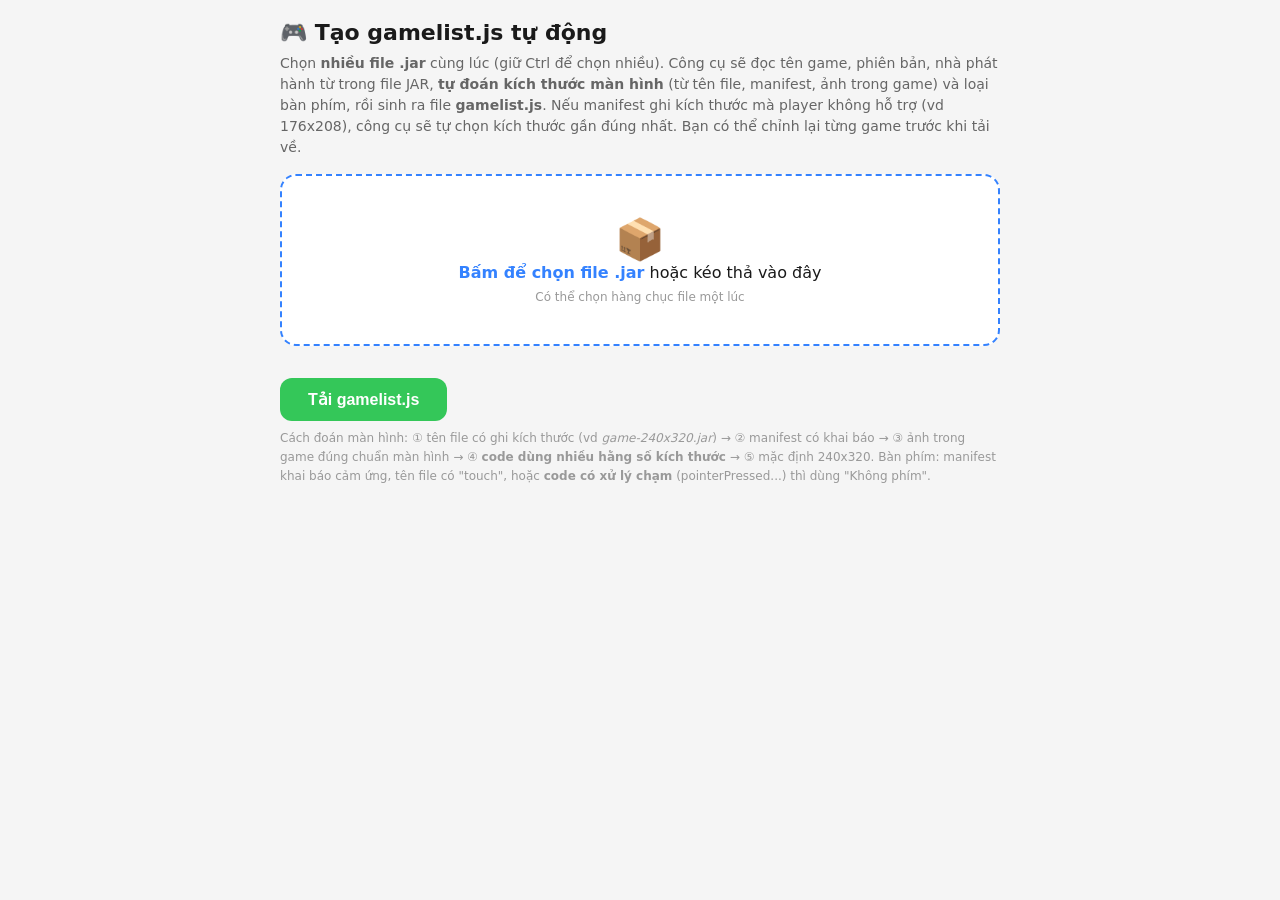
<file: tools/index.html>
<!DOCTYPE html>
<html lang="vi">
<head>
<meta charset="utf-8">
<meta name="viewport" content="width=device-width,initial-scale=1">
<title>Tạo gamelist.js tự động (tự đoán màn hình)</title>
<style>
*{box-sizing:border-box;margin:0;padding:0}
body{font-family:system-ui,-apple-system,"Segoe UI",Roboto,Arial,sans-serif;background:#f5f5f5;color:#1a1a1a;padding:20px;max-width:760px;margin:0 auto}
h1{font-size:22px;margin-bottom:8px}
p{color:#666;font-size:14px;margin-bottom:16px;line-height:1.5}
.drop{border:2px dashed #3482ff;border-radius:16px;background:#fff;padding:40px 20px;text-align:center;cursor:pointer;transition:background .2s}
.drop:hover,.drop.over{background:#eef4ff}
.drop b{color:#3482ff}
#fileInput{display:none}
.btn{display:inline-block;margin-top:16px;padding:12px 28px;border:0;border-radius:12px;background:#3482ff;color:#fff;font-size:16px;font-weight:600;cursor:pointer}
.btn:disabled{background:#ccc;cursor:default}
.btn.dl{background:#34c759}
.btn.small{padding:8px 14px;font-size:13px;margin:4px 4px 4px 0}
#list{margin-top:16px}
.game{background:#fff;border-radius:12px;padding:12px 14px;margin-bottom:8px}
.game .top{display:flex;align-items:center;gap:12px}
.game img{width:40px;height:40px;border-radius:8px;object-fit:cover;background:#eee;flex-shrink:0}
.game .n{font-weight:600;font-size:14px}
.game .m{color:#999;font-size:12px}
.game .cfg{display:flex;gap:12px;flex-wrap:wrap;margin-top:10px;padding-top:10px;border-top:1px solid #f0f0f0}
.game .cfg label{font-size:13px;color:#555;display:flex;align-items:center;gap:6px}
.game .cfg select{padding:6px 8px;border-radius:8px;border:1px solid #ddd;font-size:13px;background:#fff}
.detect{font-size:12px;color:#888;margin-top:4px}
.detect b{color:#3482ff}
#status{margin-top:12px;font-size:14px;color:#666}
#globalBar{background:#fff;border-radius:12px;padding:12px 14px;margin-top:12px;display:none;flex-wrap:wrap;gap:8px;align-items:center}
#globalBar label{font-size:13px;color:#555;display:flex;align-items:center;gap:6px}
#globalBar select{padding:6px 8px;border-radius:8px;border:1px solid #ddd;font-size:13px}
textarea{width:100%;height:120px;margin-top:12px;border-radius:8px;border:1px solid #ddd;padding:8px;font-size:12px;display:none}
.hint{font-size:12px;color:#999;margin-top:8px;line-height:1.6}
</style>
</head>
<body>
<h1>🎮 Tạo gamelist.js tự động</h1>
<p>Chọn <b>nhiều file .jar</b> cùng lúc (giữ Ctrl để chọn nhiều). Công cụ sẽ đọc tên game,
phiên bản, nhà phát hành từ trong file JAR, <b>tự đoán kích thước màn hình</b> (từ tên file,
manifest, ảnh trong game) và loại bàn phím, rồi sinh ra file <b>gamelist.js</b>.
Nếu manifest ghi kích thước mà player không hỗ trợ (vd 176x208), công cụ sẽ tự chọn
kích thước gần đúng nhất. Bạn có thể chỉnh lại từng game trước khi tải về.</p>

<div class="drop" id="drop">
  <div style="font-size:40px">📦</div>
  <div><b>Bấm để chọn file .jar</b> hoặc kéo thả vào đây</div>
  <div style="font-size:12px;color:#999;margin-top:8px">Có thể chọn hàng chục file một lúc</div>
</div>
<input type="file" id="fileInput" accept=".jar" multiple>

<div id="globalBar">
  <label>Màn hình mặc định:
    <select id="globalSize"></select>
  </label>
  <button class="btn small" id="applySize">Áp dụng cho tất cả</button>
  <label>Bàn phím mặc định:
    <select id="globalKb">
      <option value="方形全键盘">Bàn phím đầy đủ</option>
      <option value="无按键">Không phím (cảm ứng)</option>
    </select>
  </label>
  <button class="btn small" id="applyKb">Áp dụng</button>
</div>

<div id="status"></div>
<div id="list"></div>
<button class="btn dl" id="dlBtn" disabled>Tải gamelist.js</button>
<textarea id="out" readonly></textarea>
<p class="hint">Cách đoán màn hình: ① tên file có ghi kích thước (vd <i>game-240x320.jar</i>) →
② manifest có khai báo → ③ ảnh trong game đúng chuẩn màn hình → ④ <b>code dùng nhiều hằng số kích thước</b> →
⑤ mặc định 240x320. Bàn phím: manifest khai báo cảm ứng, tên file có "touch", hoặc <b>code có xử lý chạm</b> (pointerPressed...) thì dùng "Không phím".</p>

<script src="../js/jszip.min.js"></script>
<script id="core">
/* ===== Logic đoán cấu hình - không dùng DOM ===== */
var SIZES=["size-128x128","size-176x220","size-240x320","size-240x400","size-320x240",
"size-360x640","size-400x240","size-480x800","size-640x360","size-800x480"];
var KB_FULL="方形全键盘", KB_NONE="无按键";

function closestSize(w,h){
  var best=null,bestScore=1e9;
  for(var i=0;i<SIZES.length;i++){
    var m=SIZES[i].match(/size-(\d+)x(\d+)/),sw=+m[1],sh=+m[2];
    var score=Math.abs(w/h-sw/sh)*10+Math.abs(Math.log((w*h)/(sw*sh)));
    if(score<bestScore){bestScore=score;best=SIZES[i];}
  }
  return best;
}

function detectSize(fileName, attrs, pngSizes, codeGuess){
  var m=fileName.match(/(128x128|176x220|240x320|240x400|320x240|360x640|400x240|480x800|640x360|800x480)/i);
  if(m)return{v:"size-"+m[1].toLowerCase(),why:"tên file có ghi kích thước"};
  var keys=["Nokia-MIDlet-Original-Display-Size","Nokia-MIDlet-Screen-Size","MIDlet-Screen-Size","Display-Size"];
  for(var i=0;i<keys.length;i++){
    var av=attrs[keys[i]];
    if(av){
      var m2=String(av).match(/(\d+)\s*[x,×*,]\s*(\d+)/);
      if(m2){
        var s="size-"+m2[1]+"x"+m2[2];
        if(SIZES.indexOf(s)>=0)return{v:s,why:"manifest khai báo"};
        return{v:closestSize(+m2[1],+m2[2]),why:"manifest ghi "+m2[1]+"×"+m2[2]+" (lấy gần đúng nhất)"};
      }
    }
  }
  for(var j=0;j<pngSizes.length;j++){
    var p=pngSizes[j],s2="size-"+p.w+"x"+p.h;
    if(SIZES.indexOf(s2)>=0)return{v:s2,why:"ảnh "+p.name.split("/").pop()+" đúng chuẩn"};
  }
  if(codeGuess)return codeGuess;
  return{v:"size-240x320",why:"mặc định"};
}
// đoán size từ bytecode: đếm lệnh sipush <số>.
// Mỗi size tính m = min(số lần xuất hiện W, số lần xuất hiện H).
// Ngưỡng: chữ nhật >=40, vuông >=80 (số như 128 hay bị dùng làm hằng số đồ họa).
function detectSizeFromCode(sipushCounts){
  var best=null,bestMin=0;
  for(var i=0;i<SIZES.length;i++){
    var wh=SIZES[i].replace("size-","").split("x"),w=+wh[0],h=+wh[1];
    var cw=sipushCounts[w]||0,ch=sipushCounts[h]||0;
    var m=(w===h)?cw:Math.min(cw,ch);
    var need=(w===h)?80:40;
    if(m>=need&&m>bestMin){bestMin=m;best=SIZES[i];}
  }
  if(best)
    return{v:best,why:"code dùng nhiều hằng số "+best.replace("size-","").replace("x","×")+" ("+bestMin+" lần)"};
  return null;
}
function detectKb(fileName, attrs, touchCode){
  var t=attrs["MIDlet-Touch-Support"];
  if(t&&/true/i.test(t))return{v:KB_NONE,why:"manifest khai báo cảm ứng"};
  if(/touch/i.test(fileName))return{v:KB_NONE,why:"tên file có chữ touch"};
  if(touchCode)return{v:KB_NONE,why:"code có xử lý chạm (pointerPressed...)"};
  return{v:KB_FULL,why:"mặc định"};
}
function hasTouchCode(classTexts){
  for(var i=0;i<classTexts.length;i++){
    var t=classTexts[i];
    if(t.indexOf("pointerPressed")>=0||t.indexOf("pointerReleased")>=0||t.indexOf("pointerDragged")>=0)
      return true;
  }
  return false;
}
function detectMulti(fileName, lngFiles){
  if(/multi/i.test(fileName))return{multi:true,why:"tên file có chữ multi"};
  // nhiều bộ chữ/giao diện theo kích thước (vd MAIN + MAIN_LARGE)
  var hasMain=false,hasLarge=false,szCount=0,seen={};
  for(var i=0;i<lngFiles.length;i++){
    var n=lngFiles[i].toUpperCase();
    if(n.indexOf("MAIN_LARGE")>=0||n.indexOf("LARGE")>=0)hasLarge=true;
    if(n.indexOf("MAIN")>=0)hasMain=true;
    var m=n.match(/(128|176|208|220|240|320|400|360|640|480|800)/);
    if(m&&!seen[m[1]]){seen[m[1]]=1;szCount++;}
  }
  if(hasMain&&hasLarge)return{multi:true,why:"có nhiều bộ giao diện (MAIN/MAIN_LARGE)"};
  if(szCount>=2)return{multi:true,why:"tài nguyên cho nhiều kích thước"};
  return{multi:false,why:""};
}
/* ===== hết core ===== */
</script>
<script>
var drop=document.getElementById('drop'),fi=document.getElementById('fileInput');
var list=document.getElementById('list'),status=document.getElementById('status');
var dlBtn=document.getElementById('dlBtn'),out=document.getElementById('out');
var games=[];

var gSize=document.getElementById('globalSize'),gKb=document.getElementById('globalKb');
SIZES.forEach(function(s){
  var o=document.createElement('option');o.value=s;o.textContent=s.replace('size-','').replace('x','×');
  if(s==="size-240x320")o.selected=true;gSize.appendChild(o);
});
document.getElementById('globalBar').style.display='none';

drop.onclick=function(){fi.click();};
['dragover','dragenter'].forEach(function(e){drop.addEventListener(e,function(ev){ev.preventDefault();drop.classList.add('over');});});
['dragleave','drop'].forEach(function(e){drop.addEventListener(e,function(ev){ev.preventDefault();drop.classList.remove('over');});});
drop.addEventListener('drop',function(ev){handleFiles(ev.dataTransfer.files);});
fi.onchange=function(){handleFiles(fi.files);};

function parseManifest(text){
  var attrs={};
  text.replace(/\r\n|\r/g,'\n').replace(/\n /g,'').split('\n').forEach(function(line){
    if(!line)return;
    var i=line.indexOf(':');
    if(i>0)attrs[line.substring(0,i).trim()]=line.substring(i+1).trim();
  });
  return attrs;
}
function esc(s){return JSON.stringify(s);}
function escapeHtml(s){return String(s).replace(/&/g,'&amp;').replace(/</g,'&lt;').replace(/>/g,'&gt;');}

function getPngSizes(zip){
  var ps=[];
  zip.forEach(function(path,file){
    if(/\.png$/i.test(path)&&!file.dir){
      ps.push(file.async("uint8array").then(function(d){
        if(d.length>24&&d[0]===0x89&&d[1]===0x50&&d[2]===0x4E&&d[3]===0x47){
          var w=(d[16]<<24)|(d[17]<<16)|(d[18]<<8)|d[19];
          var h=(d[20]<<24)|(d[21]<<16)|(d[22]<<8)|d[23];
          if(w>0&&h>0&&w<5000&&h<5000)return{name:path,w:w,h:h};
        }
        return null;
      }).catch(function(){return null;}));
    }
  });
  return Promise.all(ps).then(function(a){return a.filter(function(x){return x;});});
}

// quét file .class: đếm lệnh sipush <số> + gom text để tìm API cảm ứng
function getClassSignals(zip){
  var sipushCounts={},texts=[],ps=[];
  zip.forEach(function(path,file){
    if(/\.class$/i.test(path)&&!file.dir){
      ps.push(file.async("uint8array").then(function(d){
        for(var i=0;i<d.length-2;i++){
          if(d[i]===0x11){var v=(d[i+1]<<8)|d[i+2];sipushCounts[v]=(sipushCounts[v]||0)+1;}
        }
        var s="";
        for(var j=0;j<d.length;j+=4096){
          s+=String.fromCharCode.apply(null,d.subarray(j,Math.min(j+4096,d.length)));
        }
        texts.push(s);
        return null;
      }).catch(function(){return null;}));
    }
  });
  return Promise.all(ps).then(function(){return{sipush:sipushCounts,texts:texts};});
}

function handleFiles(files){
  games=[];list.innerHTML='';out.style.display='none';dlBtn.disabled=true;
  document.getElementById('globalBar').style.display='none';
  var arr=Array.prototype.slice.call(files).filter(function(f){return /\.jar$/i.test(f.name);});
  if(!arr.length){status.textContent='Chưa chọn file .jar nào.';return;}
  status.textContent='Đang đọc '+arr.length+' file...';
  var done=0;
  arr.forEach(function(f){
    readJar(f).then(function(g){
      games.push(g);done++;
      renderOne(g);
      status.textContent='Đã đọc '+done+'/'+arr.length+' file';
      if(done===arr.length)finish();
    }).catch(function(e){
      done++;
      status.textContent='Đã đọc '+done+'/'+arr.length+' file (bỏ qua '+f.name+')';
      if(done===arr.length)finish();
    });
  });
}
function readJar(file){
  return JSZip.loadAsync(file).then(function(zip){
    var mf=zip.file('META-INF/MANIFEST.MF');
    if(!mf)throw 'thiếu MANIFEST.MF';
    return mf.async('uint8array').then(function(d){
      var attrs=parseManifest(new TextDecoder('utf-8').decode(d));
      return getPngSizes(zip).then(function(pngSizes){
      return getClassSignals(zip).then(function(sig){
        var base=file.name.replace(/\.jar$/i,'');
        var name=attrs['MIDlet-Name']||base;
        var version=attrs['MIDlet-Version']||'';
        var vendor=attrs['MIDlet-Vendor']||'';
        var cls='';
        var m1=attrs['MIDlet-1'];
        if(m1){var p=m1.split(',');if(p[2])cls=p[2].trim();}
        var iconP=attrs['MIDlet-Icon']||'';
        if(iconP&&iconP.charAt(0)==='/')iconP=iconP.substr(1);
        var iconFile=iconP?zip.file(iconP):null;
        var pIcon=iconFile?iconFile.async('uint8array').then(function(dd){
          return URL.createObjectURL(new Blob([dd],{type:'image/png'}));
        }).catch(function(){return ''; }):Promise.resolve('');
        return pIcon.then(function(iconUrl){
          var codeGuess=detectSizeFromCode(sig.sipush);
          var ds=detectSize(file.name,attrs,pngSizes,codeGuess);
          var dk=detectKb(file.name,attrs,hasTouchCode(sig.texts));
          var lngFiles=[];
          zip.forEach(function(path,f){if(/\.lng$/i.test(path)&&!f.dir)lngFiles.push(path);});
          var dm=detectMulti(file.name,lngFiles);
          return{jarName:file.name,name:name,version:version,publisher:vendor,
            midletClassName:cls,icon:iconUrl,
            size:ds.v,sizeWhy:ds.why,kb:dk.v,kbWhy:dk.why,
            multi:dm.multi,multiWhy:dm.why};
        });
      });
      });
    });
  });
}
function sizeOptions(sel){
  return SIZES.map(function(s){
    return '<option value="'+s+'"'+(s===sel?' selected':'')+'>'+s.replace('size-','').replace('x','×')+'</option>';
  }).join('');
}
function renderOne(g){
  var d=document.createElement('div');d.className='game';
  d.innerHTML='<div class="top"><img src="'+(g.icon||'data:image/svg+xml,%3Csvg xmlns=%27http://www.w3.org/2000/svg%27 viewBox=%270 0 40 40%27%3E%3Crect width=%2740%27 height=%2740%27 rx=%278%27 fill=%27%23eee%27/%3E%3C/svg%3E')+'">'
    +'<div><div class="n">'+escapeHtml(g.name)+'</div><div class="m">'+escapeHtml(g.jarName)
    +(g.version?' · v'+escapeHtml(g.version):'')+(g.publisher?' · '+escapeHtml(g.publisher):'')+'</div>'
    +'<div class="detect">🔍 Đoán màn hình: <b>'+g.size.replace('size-','').replace('x','×')+'</b> ('+escapeHtml(g.sizeWhy)+')'
    +' · Bàn phím: <b>'+(g.kb===KB_NONE?'Không phím':'Đầy đủ')+'</b> ('+escapeHtml(g.kbWhy)+')'
    +(g.multi?' · <span style="color:#34c759;font-weight:600">🔀 Đa màn hình</span> ('+escapeHtml(g.multiWhy)+' — size nào cũng chạy)':'')
    +'</div></div></div>'
    +'<div class="cfg"><label>📐 Màn hình: <select class="selSize">'+sizeOptions(g.size)+'</select></label>'
    +'<label>⌨️ Bàn phím: <select class="selKb">'
    +'<option value="'+KB_FULL+'"'+(g.kb===KB_FULL?' selected':'')+'>Đầy đủ (phím cứng)</option>'
    +'<option value="'+KB_NONE+'"'+(g.kb===KB_NONE?' selected':'')+'>Không phím (cảm ứng)</option>'
    +'</select></label></div>';
  d.querySelector('.selSize').addEventListener('change',function(e){g.size=e.target.value;refreshOutput();});
  d.querySelector('.selKb').addEventListener('change',function(e){g.kb=e.target.value;refreshOutput();});
  list.appendChild(d);
}
document.getElementById('applySize').addEventListener('click',function(){
  var v=gSize.value;
  games.forEach(function(g){g.size=v;});
  Array.prototype.forEach.call(list.querySelectorAll('.selSize'),function(s){s.value=v;});
  refreshOutput();
});
document.getElementById('applyKb').addEventListener('click',function(){
  var v=gKb.value;
  games.forEach(function(g){g.kb=v;});
  Array.prototype.forEach.call(list.querySelectorAll('.selKb'),function(s){s.value=v;});
  refreshOutput();
});
/* Sinh lại nội dung gamelist.js từ games[] hiện tại — gọi mỗi lần sửa
   để file tải về luôn khớp với ô chọn trên màn hình (trước đây out.value
   chỉ sinh 1 lần trong finish() nên sửa sau đó không vào file tải về). */
function buildGamelistText(){
  var lines=['// Tu dong sinh bang tools/gen-gamelist.html — dung sua tay!',
    '// Them game: mo lai cong cu nay, chon them file .jar, tai file moi.',
    'var isbatch=0,GameList=['];
  games.forEach(function(g){
    lines.push('{name:'+esc(g.name)+',jarName:'+esc(g.jarName)+',midletClassName:'+esc(g.midletClassName)
      +',publisher:'+esc(g.publisher)+',version:'+esc(g.version)
      +',canvasSize:'+esc(g.size)+',keyboardLayout:'+esc(g.kb)+',screenRotation:"none"},');
  });
  lines.push('];');
  lines.push('function getGameRuntimeDefaults(e){for(var a=0;a<GameList.length;a++){var n=GameList[a];'
    +'if(n.jarName===e)return{canvasSize:n.canvasSize||"",keyboardLayout:n.keyboardLayout||"",rotation:n.screenRotation||"none"}}return null}');
  return lines.join('\n');
}
function refreshOutput(){
  if(!dlBtn.disabled)out.value=buildGamelistText();
}
function finish(){
  games.sort(function(a,b){return a.jarName.localeCompare(b.jarName);});
  document.getElementById('globalBar').style.display='flex';
  dlBtn.disabled=false;
  out.value=buildGamelistText();
  status.textContent='Xong! Tìm thấy '+games.length+' game. Kiểm tra/chỉnh lại màn hình từng game rồi bấm "Tải gamelist.js".';
}
dlBtn.onclick=function(){
  out.value=buildGamelistText();
  var blob=new Blob([out.value],{type:'text/javascript;charset=utf-8'});
  var a=document.createElement('a');
  a.href=URL.createObjectURL(blob);
  a.download='gamelist.js';
  document.body.appendChild(a);a.click();
  setTimeout(function(){URL.revokeObjectURL(a.href);a.remove();},1000);
};
</script>
</body>
</html>
</file>
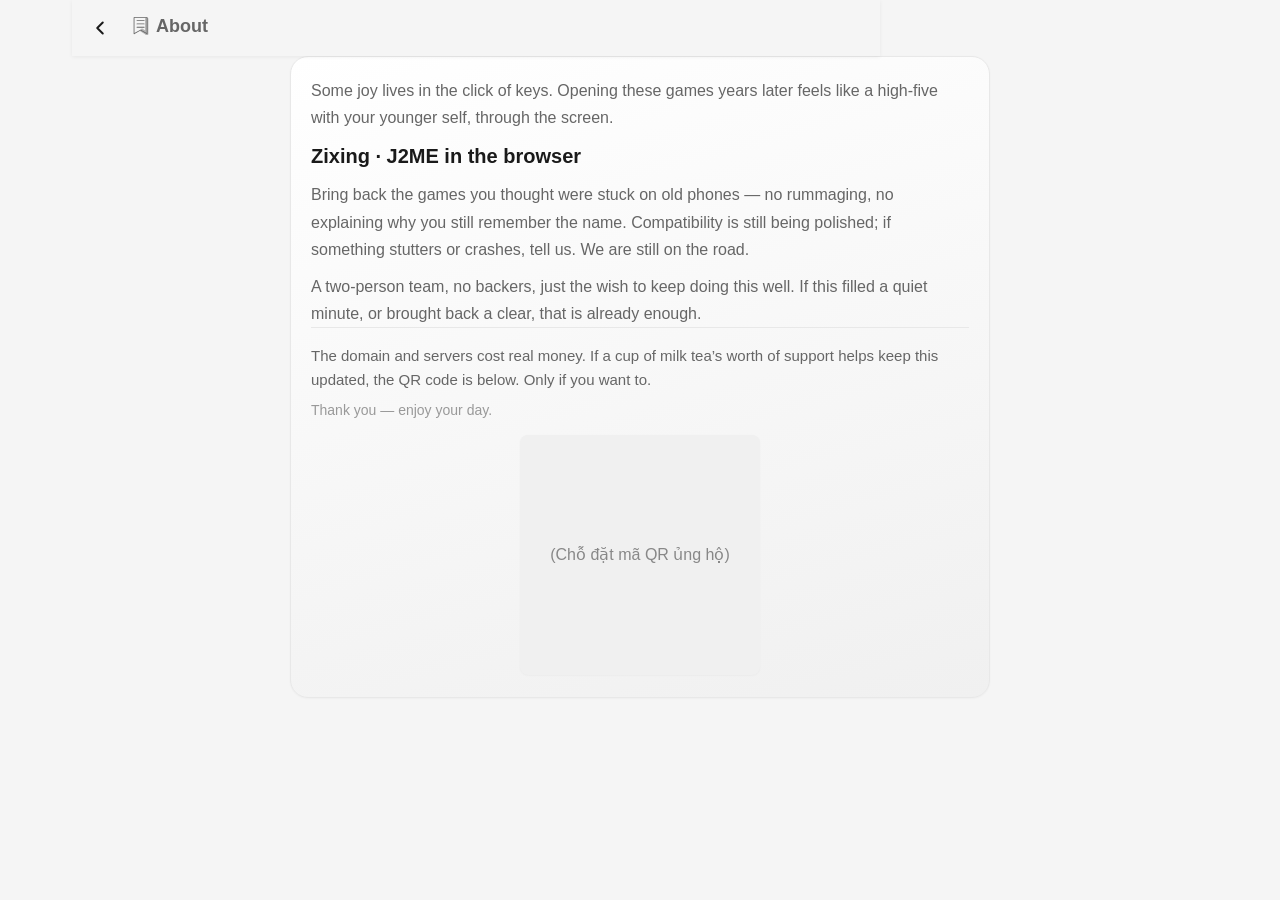
<file: about.html>
<!DOCTYPE html>
<html lang="vi">
<head>
<script src="js/theme.js"></script>
	<meta charset="utf-8">
	<title>Giới thiệu</title>
	<meta http-equiv="X-UA-Compatible" content="IE=edge">
	<meta name="viewport" content="width=device-width,user-scalable=no,initial-scale=1,viewport-fit=cover">
	<link rel="stylesheet" href="style/index.css">
	<script type="text/javascript" src="js/i18n.js"></script>
</head>
<body class="about-page">
	<div class="top-app-bar scrolled" id="topAppBar">
		<div class="top-bar-small">
			<a href="javascript:history.back()" class="top-bar-nav-icon" title="Quay lại" data-i18n-title="about.back">
				<svg width="22" height="22" viewBox="0 0 24 24" fill="none" stroke="currentColor" stroke-width="2.2" stroke-linecap="round" stroke-linejoin="round"><polyline points="15 18 9 12 15 6"></polyline></svg>
			</a>
			<div class="top-bar-small-title" id="topBarSmallTitle" style="opacity:1;transform:none"><span class="about-title-inline"><svg class="top-bar-about-icon" xmlns="http://www.w3.org/2000/svg" viewBox="0 0 1024 1024" width="18" height="18" aria-hidden="true"><path d="M471.947636 759.319273l46.848-83.223273a46.173091 46.173091 0 0 1 63.976728-17.594182l324.491636 192.186182a48.709818 48.709818 0 0 1 17.152 65.629091l-46.848 83.223273a46.173091 46.173091 0 0 1-63.976727 17.594181l-324.491637-192.186181a48.709818 48.709818 0 0 1-17.152-65.629091zM791.272727 46.545455h93.090909a46.545455 46.545455 0 0 1 46.545455 46.545454v884.363636a46.545455 46.545455 0 0 1-46.545455 46.545455h-93.090909a46.545455 46.545455 0 0 1-46.545454-46.545455V93.090909a46.545455 46.545455 0 0 1 46.545454-46.545454z" fill="#E5E5E5"></path><path d="M861.090909 977.454545a58.181818 58.181818 0 0 1-23.272727-9.30909l-349.090909-196.654546L139.636364 968.145455a28.113455 28.113455 0 0 1-23.272728 9.30909 24.832 24.832 0 0 1-23.272727-23.272727c0.349091 4.375273 0-37.096727 0-23.272727V46.545455a46.545455 46.545455 0 0 1 46.545455-46.545455h698.181818a46.545455 46.545455 0 0 1 46.545454 46.545455v907.636363a21.736727 21.736727 0 0 1-23.272727 23.272727zM837.818182 46.545455H139.636364v867.793454l336.896-189.765818a23.016727 23.016727 0 0 1 4.538181-1.489455 23.691636 23.691636 0 0 1 2.746182-0.907636 37.236364 37.236364 0 0 1 9.821091 0 23.691636 23.691636 0 0 1 2.746182 0.907636 23.016727 23.016727 0 0 1 4.538182 1.489455L837.818182 914.338909V46.545455zM256 581.818182a23.272727 23.272727 0 0 1 23.272727-23.272727h418.909091a23.272727 23.272727 0 0 1 0 46.545454H279.272727a23.272727 23.272727 0 0 1-23.272727-23.272727z m442.181818-162.909091H279.272727a23.272727 23.272727 0 0 1 0-46.545455h418.909091a23.272727 23.272727 0 0 1 0 46.545455z m0-186.181818H279.272727a23.272727 23.272727 0 0 1 0-46.545455h418.909091a23.272727 23.272727 0 0 1 0 46.545455z" fill="#1C1C1C"></path></svg><span data-i18n="about.title">Giới thiệu</span></span></div>
		</div>
	</div>
	<div class="page-layout about-page-layout">
		<div class="section-card about-one-screen">
			<div class="about-main-copy">
				<p class="about-epigraph" data-i18n="about.epigraph">Niềm vui đôi khi nằm trong tiếng bấm phím. Mở lại những game này sau bao năm như đập tay với chính mình ngày xưa, qua màn hình.</p>
				<p class="about-lead" data-i18n="about.lead">Giả lập J2ME trên trình duyệt</p>
				<p class="about-text" data-i18n="about.p1">Mang những game bạn tưởng đã kẹt mãi trên điện thoại cũ trở lại — không cần lục lọi, không cần giải thích vì sao vẫn nhớ tên. Độ tương thích vẫn đang được hoàn thiện; nếu có giật lag hay crash, hãy cho chúng tôi biết. Chúng tôi vẫn đang cố gắng.</p>
				<p class="about-text" data-i18n="about.p2">Nhóm hai người, không nhà tài trợ, chỉ mong làm thật tốt việc này. Nếu trang này giúp bạn có phút giây thư giãn, hay gợi lại điều gì, thế là đủ rồi.</p>
			</div>
			<div class="about-tip-block">
				<div class="about-tip-copy">
					<p class="about-tip-line" data-i18n="about.tip">Tên miền và máy chủ tốn chi phí thật. Nếu bạn muốn ủng hộ một ly trà sữa để duy trì cập nhật, mã QR ở bên dưới. Chỉ khi bạn muốn thôi nhé.</p>
					<p class="about-tip-note" data-i18n="about.tipNote">Cảm ơn bạn — chúc một ngày vui vẻ.</p>
				</div>
				<div class="about-tip-figure">
					<!-- ĐÃ GỠ mã QR donate của chủ site gốc (img/zixing.jpg). -->
<!-- Nếu bạn muốn nhận ủng hộ: đặt ảnh QR của bạn vào img/donate-qr.jpg rồi bỏ comment dòng img bên dưới. -->
<!-- <img src="img/donate-qr.jpg" alt="Mã QR ủng hộ" class="about-tip-qr" width="240" height="240" decoding="async" data-i18n-alt="about.qrAlt"> -->
<div class="about-tip-qr" style="display:flex;align-items:center;justify-content:center;width:240px;height:240px;background:#f0f0f0;color:#888;border-radius:8px;">(Chỗ đặt mã QR ủng hộ)</div>
				</div>
			</div>
		</div>
	</div>
	<style>
		body.about-page {
			padding-bottom: max(8px, env(safe-area-inset-bottom));
			min-height: 100dvh;
			min-height: 100svh;
		}
		/* Trang giới thiệu chỉ giữ một dòng topbar để tránh khoảng trắng lớn */
		@media screen and (min-width: 768px) {
			body.about-page .top-bar-small-title {
				display: block !important;
				opacity: 1 !important;
				transform: none !important;
			}
		}
		body.about-page .page-layout.about-page-layout {
			flex: 0 1 auto;
			display: flex;
			flex-direction: column;
			justify-content: flex-start;
			align-items: stretch;
			min-height: 0;
			width: 100%;
			max-width: min(720px, 100%);
			margin: 0 auto;
			margin-top: 0 !important;
			padding: 0 10px max(12px, env(safe-area-inset-bottom));
			box-sizing: border-box;
		}
		body.about-page .top-app-bar {
			margin-bottom: 0 !important;
		}
		body.about-page .about-one-screen.section-card {
			animation: none;
			margin-bottom: 0;
			flex: 0 1 auto;
			display: flex;
			flex-direction: column;
			min-height: 0;
			padding: 20px 20px 22px;
			box-sizing: border-box;
		}
		.about-main-copy {
			flex: 0 1 auto;
		}
		.about-tip-block {
			margin-top: 0;
			flex: 0 0 auto;
			padding-top: 16px;
			border-top: 0.5px solid var(--miuix-divider);
			display: flex;
			flex-direction: column;
			align-items: center;
			gap: 14px;
		}
		.about-tip-copy {
			width: 100%;
			text-align: left;
		}
		.about-title-inline { display: inline-flex; align-items: center; gap: 6px; }
		/* Chrome < 84 / Firefox < 63 / Safari < 14.1: no flex gap. */
		.about-tip-block, .about-title-inline { gap: 0; }
		.about-tip-block > * + * { margin-top: 14px; }
		.about-title-inline > * + * { margin-left: 6px; }
		.about-one-screen {
			background: linear-gradient(165deg, var(--miuix-card) 0%, var(--miuix-select-bg) 100%);
			border: 0.5px solid var(--miuix-divider);
		}
		.about-epigraph {
			font-size: 16px;
			line-height: 1.7;
			color: var(--miuix-on-surface-secondary);
			font-weight: 500;
			margin: 0 0 10px;
		}
		.about-one-screen .about-lead {
			font-size: 20px;
			font-weight: 600;
			margin: 0 0 10px;
			color: var(--miuix-on-surface);
		}
		.about-one-screen .about-text {
			font-size: 16px;
			line-height: 1.7;
			color: var(--miuix-on-surface-secondary);
			margin: 0 0 10px;
		}
		.about-one-screen .about-text:last-child { margin-bottom: 0; }
		.about-tip-line {
			font-size: 15px;
			line-height: 1.6;
			color: var(--miuix-on-surface-secondary);
			margin: 0 0 8px;
		}
		.about-tip-note {
			font-size: 14px;
			line-height: 1.5;
			color: var(--miuix-on-surface-tertiary);
			margin: 0;
		}
		.about-tip-figure {
			display: flex;
			justify-content: center;
			width: 100%;
		}
		.about-tip-qr {
			width: min(260px, 70vw);
			max-width: 280px;
			height: auto;
			border-radius: 14px;
			box-shadow: var(--miuix-shadow-card);
		}
		@media screen and (min-width: 480px) {
			.about-tip-qr {
				width: min(280px, 50vw);
				max-width: 300px;
			}
		}
	</style>
</body>
</html>
</file>
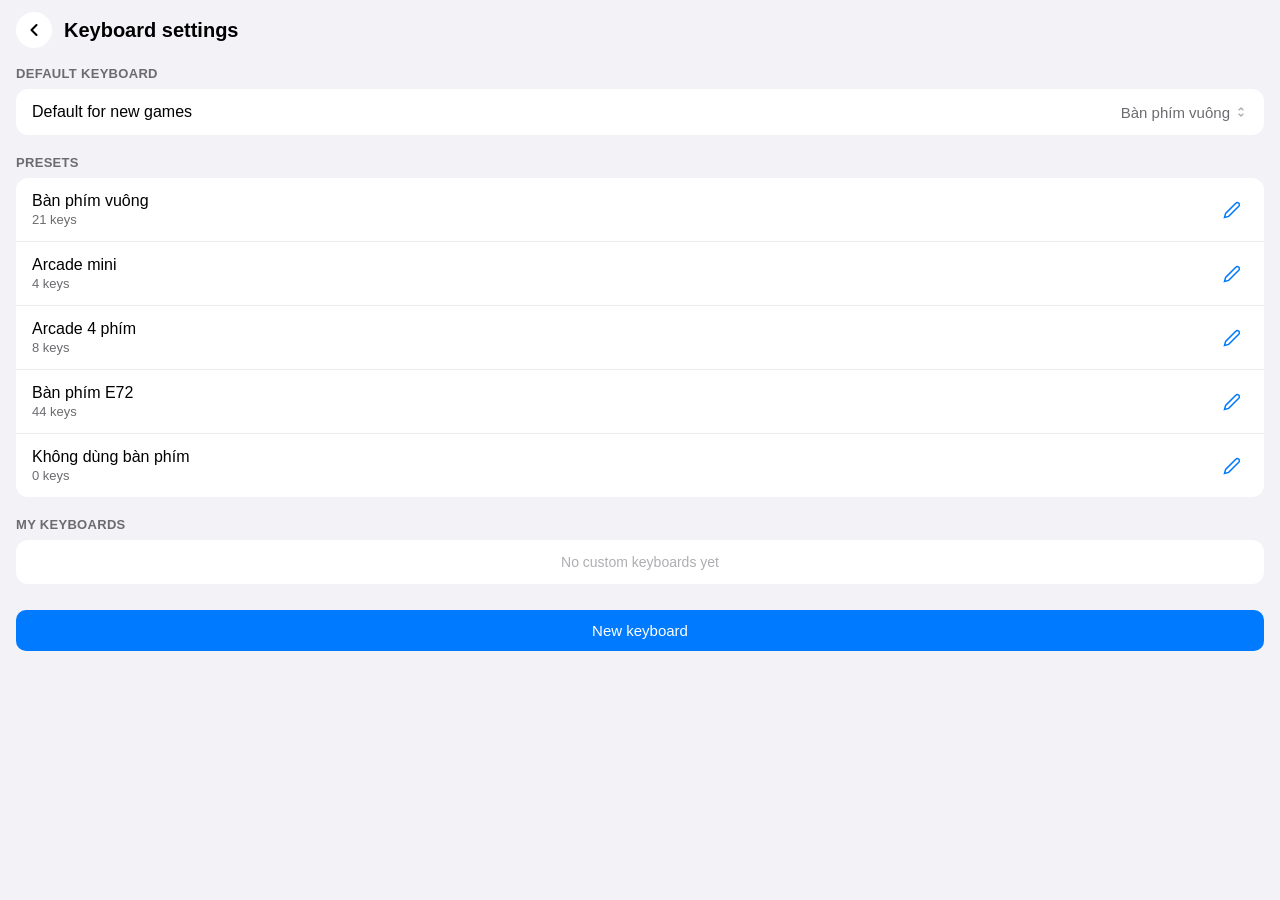
<file: keyboard-editor.html>
<!doctype html>
<html lang="vi">
<head>
<script src="js/theme.js"></script>
<meta charset="UTF-8">
<title>Cài đặt bàn phím</title>
<!-- Google AdSense -->
<script async src="https://pagead2.googlesyndication.com/pagead/js/adsbygoogle.js?client=ca-pub-0000000000000000" crossorigin="anonymous"></script>
<meta name="viewport" content="width=device-width,user-scalable=no,initial-scale=1,viewport-fit=cover">
<meta name="apple-mobile-web-app-capable" content="yes">
<script type="text/javascript" src="js/i18n.js"></script>
<script type="text/javascript" src="keyboard-layouts.js"></script>
<style>
:root {
  --bg: #f2f2f7; --card: #fff; --text: #000; --text2: #6c6c70; --text3: #aeaeb2;
  --accent: #007aff; --divider: rgba(0,0,0,0.08); --hover: rgba(0,0,0,0.04);
  --editor-bg: #6B5CE7;
  --dyn-btn-radius: 5px;
}

:root[data-theme="dark"] {
    --bg: #0d0d0d; --card: #1c1c1e; --text: #fff; --text2: #98989e; --text3: #636366;
    --accent: #0a84ff; --divider: rgba(255,255,255,0.1); --hover: rgba(255,255,255,0.05);
  }

* { margin: 0; padding: 0; box-sizing: border-box; }
html { height: 100%; overflow: hidden; }
body { height: 100%; margin: 0; font-family: -apple-system, BlinkMacSystemFont, "SF Pro", "Helvetica Neue", sans-serif; background: var(--bg); color: var(--text); overflow: hidden; position: fixed; width: 100%; top: 0; left: 0; }

/* ===== List View ===== */
#listView { position: fixed; top: 0; left: 0; right: 0; bottom: 0; overflow-y: auto; -webkit-overflow-scrolling: touch; overscroll-behavior: contain; z-index: 1; background: var(--bg); }
.lv-header { position: sticky; top: 0; z-index: 10; background: var(--bg); padding: 12px 16px 8px; display: flex; align-items: center; }
.lv-header > * + * { margin-left: 12px; }
.lv-back { width: 36px; height: 36px; border-radius: 50%; border: none; background: var(--card); color: var(--text); display: flex; align-items: center; justify-content: center; cursor: pointer; -webkit-tap-highlight-color: transparent; }
.lv-title { font-size: 20px; font-weight: 700; flex: 1; }
.lv-section { padding: 10px 16px 4px; font-size: 13px; font-weight: 600; color: var(--text2); text-transform: uppercase; letter-spacing: 0.3px; }
.lv-card { background: var(--card); border-radius: 12px; margin: 4px 16px 10px; overflow: hidden; }
.lv-row { display: flex; align-items: center; padding: 14px 16px; cursor: pointer; -webkit-tap-highlight-color: transparent; transition: background 0.15s; }
.lv-row > * + * { margin-left: 12px; }
.lv-row:active { background: var(--hover); }
.lv-row + .lv-row { border-top: 0.5px solid var(--divider); }
.lv-row-icon { width: 32px; text-align: center; font-size: 18px; flex-shrink: 0; }
.lv-row-info { flex: 1; min-width: 0; }
.lv-row-name { font-size: 16px; font-weight: 500; }
.lv-row-sub { font-size: 13px; color: var(--text2); margin-top: 2px; }
.lv-row-arrow { color: var(--text3); flex-shrink: 0; }
.lv-row-edit { width: 32px; height: 32px; border: none; background: none; color: var(--accent); cursor: pointer; display: flex; align-items: center; justify-content: center; border-radius: 50%; }
.lv-row-edit:active { background: var(--hover); }
.lv-default { display: flex; align-items: center; padding: 14px 16px; }
.lv-default > * + * { margin-left: 12px; }
.lv-default-label { flex: 1; font-size: 16px; font-weight: 500; }
.lv-default-value { font-size: 15px; color: var(--text2); cursor: pointer; display: flex; align-items: center; -webkit-tap-highlight-color: transparent; }
.lv-default-value > * + * { margin-left: 4px; }
.lv-default-value svg { color: var(--text3); }
.lv-actions { display: flex; padding: 16px; }
.lv-actions > * + * { margin-left: 10px; }
.lv-actions button { flex: 1; padding: 12px; border-radius: 10px; border: none; font-size: 15px; font-weight: 500; cursor: pointer; -webkit-tap-highlight-color: transparent; }
.lv-btn-add { background: var(--accent); color: #fff; }
.lv-btn-add:active { opacity: 0.8; }
.lv-btn-secondary { background: var(--card); color: var(--accent); }
.lv-btn-secondary:active { background: var(--hover); }

/* ===== Editor View ===== */
#editorView { display: none; flex-direction: column; position: fixed; top: 0; left: 0; right: 0; bottom: 0; z-index: 2; }
#editorView.active { display: flex; }
#listView.hidden { display: none; }
.ed-header { display: flex; align-items: center; padding: 10px 16px; background: var(--editor-bg); flex-shrink: 0; }
.ed-header > * + * { margin-left: 12px; }
.ed-header button { border: none; background: rgba(255,255,255,0.2); color: #fff; padding: 8px 18px; border-radius: 20px; font-size: 15px; font-weight: 500; cursor: pointer; -webkit-tap-highlight-color: transparent; }
.ed-header button:active { background: rgba(255,255,255,0.35); }
.ed-header-title { flex: 1; text-align: center; color: #fff; font-size: 17px; font-weight: 600; }
.ed-canvas { flex: 1; background: var(--editor-bg); position: relative; overflow: hidden; display: flex; align-items: center; justify-content: center; padding: 20px; }
.ed-zone { width: 100%; max-width: 440px; height: 0; padding-bottom: 62.5%; aspect-ratio: 8 / 5; border: 2px dashed rgba(255,255,255,0.3); border-radius: 12px; position: relative; }
@supports (aspect-ratio: 1 / 1) {
  .ed-zone { height: auto; padding-bottom: 0; }
}
.ed-zone.square-layout { max-width: 760px; padding-bottom: 47.62%; aspect-ratio: 21 / 10; }
@supports (aspect-ratio: 1 / 1) {
  .ed-zone.square-layout { padding-bottom: 0; }
}
.ed-hint { position: absolute; bottom: 8px; left: 0; right: 0; text-align: center; color: rgba(255,255,255,0.55); font-size: 12px; pointer-events: none; }
.ed-btn { position: absolute; border-radius: 50%; background: rgba(255,255,255,0.92); color: #333; font-weight: 600; display: flex; align-items: center; justify-content: center; transform: translate(-50%, -50%); cursor: grab; touch-action: none; user-select: none; -webkit-user-select: none; box-shadow: 0 2px 8px rgba(0,0,0,0.12); z-index: 2; }
.ed-btn.rect { border-radius: var(--dyn-btn-radius, 5px); box-sizing: border-box; }
.ed-btn.selected { outline: 3px solid var(--accent); outline-offset: 2px; }
.ed-btn-x { position: absolute; top: -6px; right: -6px; width: 20px; height: 20px; border-radius: 50%; background: #ff3b30; color: #fff; font-size: 11px; line-height: 20px; text-align: center; cursor: pointer; z-index: 3; box-shadow: 0 1px 3px rgba(0,0,0,0.3); }
.ed-joy { position: absolute; border-radius: 50%; background: rgba(140,120,220,0.28); border: 2px solid rgba(255,255,255,0.22); transform: translate(-50%, -50%); cursor: grab; touch-action: none; user-select: none; -webkit-user-select: none; z-index: 2; box-sizing: border-box; }
.ed-joy.selected { outline: 3px solid var(--accent); outline-offset: 2px; }
.ed-joy-inner { position: absolute; width: 40%; height: 40%; top: 50%; left: 50%; transform: translate(-50%, -50%); border-radius: 50%; background: rgba(255,255,255,0.7); pointer-events: none; }
.ed-joy .ed-btn-x { top: -8px; right: -8px; }

/* Bottom panel */
.ed-bottom { background: var(--card); border-top: 0.5px solid var(--divider); flex-shrink: 0; padding: 12px 16px; padding-bottom: 12px; padding-bottom: max(12px, env(safe-area-inset-bottom)); }
.ed-info { margin-bottom: 10px; }
.ed-info-name { font-size: 17px; font-weight: 700; }
.ed-info-count { font-size: 13px; color: var(--text2); margin-top: 2px; }
.ed-toolbar { display: flex; }
.ed-toolbar > * + * { margin-left: 10px; }
.ed-toolbar button { flex: 1; display: flex; align-items: center; justify-content: center; padding: 10px; border-radius: 10px; border: none; background: var(--bg); color: var(--text); font-size: 14px; font-weight: 500; cursor: pointer; -webkit-tap-highlight-color: transparent; }
.ed-toolbar button > * + * { margin-left: 6px; }
.ed-toolbar button:active { background: var(--divider); }

/* Size slider */
.ed-size-bar { display: none; align-items: center; padding: 10px 0 6px; }
.ed-size-bar > * + * { margin-left: 10px; }
.ed-size-bar.active { display: flex; }
#edRadiusBar { display: flex; }
.ed-size-bar label { font-size: 13px; color: var(--text2); white-space: nowrap; }
.ed-size-bar input[type=range] { flex: 1; accent-color: var(--accent); }
.ed-size-bar .size-val { font-size: 13px; color: var(--text2); min-width: 30px; text-align: center; }

/* ===== Bottom Sheet ===== */
.sheet-overlay { position: fixed; top: 0; left: 0; right: 0; bottom: 0; background: rgba(0,0,0,0.35); z-index: 100; display: none; }
.sheet-overlay.show { display: block; }
.sheet { position: fixed; left: 0; right: 0; bottom: 0; background: var(--card); border-radius: 16px 16px 0 0; z-index: 101; max-height: 70vh; max-width: 500px; margin-left: auto; margin-right: auto; display: flex; flex-direction: column; transform: translateY(100%); transition: transform 0.3s ease; padding-bottom: 8px; padding-bottom: max(8px, env(safe-area-inset-bottom)); }
.sheet-overlay.show .sheet { transform: translateY(0); }
.sheet-header { display: flex; align-items: center; padding: 16px 20px 12px; border-bottom: 0.5px solid var(--divider); }
.sheet-title { flex: 1; font-size: 17px; font-weight: 600; }
.sheet-close { border: none; background: none; color: var(--text2); font-size: 15px; cursor: pointer; padding: 4px 8px; }
.sheet-body { overflow-y: auto; -webkit-overflow-scrolling: touch; padding: 8px 16px 16px; }
.sheet-section { font-size: 13px; font-weight: 600; color: var(--text2); padding: 12px 0 6px; }
.sheet-grid { display: flex; flex-wrap: wrap; }
.sheet-grid > * { margin: 0 12px 12px 0; }
.sheet-btn-item { display: flex; flex-direction: column; align-items: center; width: 56px; cursor: pointer; -webkit-tap-highlight-color: transparent; }
.sheet-btn-item > * + * { margin-top: 4px; }
.sheet-btn-circle { width: 44px; height: 44px; border-radius: 50%; background: #e5e5ea; color: #333; display: flex; align-items: center; justify-content: center; font-size: 15px; font-weight: 600; position: relative; }
.sheet-btn-circle .check { position: absolute; top: -2px; right: -2px; width: 16px; height: 16px; border-radius: 50%; background: #34C759; color: #fff; font-size: 10px; line-height: 16px; text-align: center; }
.sheet-btn-circle.added { opacity: 0.45; }
.sheet-btn-circle.rect { border-radius: 10px; }
.sheet-btn-label { font-size: 11px; color: var(--text2); text-align: center; }


:root[data-theme="dark"] .sheet-btn-circle { background: #3a3a3c; color: #eee; }
:root[data-theme="dark"] .ed-btn { background: rgba(55,55,65,0.92); color: #eee; }


/* Preset sheet item */
.sheet-preset-item { display: flex; align-items: center; padding: 14px 0; cursor: pointer; -webkit-tap-highlight-color: transparent; border-bottom: 0.5px solid var(--divider); }
.sheet-preset-item > * + * { margin-left: 12px; }
.sheet-preset-item:last-child { border-bottom: none; }
.sheet-preset-item:active { opacity: 0.7; }
.sheet-preset-name { flex: 1; font-size: 16px; font-weight: 500; }
.sheet-preset-count { font-size: 13px; color: var(--text2); }

/* Preview sheet */
.pv-zone { width: 100%; max-width: 360px; height: 0; padding-bottom: 62.5%; aspect-ratio: 8 / 5; border-radius: 12px; position: relative; margin: 12px auto 16px; }
@supports (aspect-ratio: 1 / 1) {
  .pv-zone { height: auto; padding-bottom: 0; }
}
.pv-zone.square-layout { max-width: 680px; padding-bottom: 47.62%; aspect-ratio: 21 / 10; }
@supports (aspect-ratio: 1 / 1) {
  .pv-zone.square-layout { padding-bottom: 0; }
}
.pv-btn { position: absolute; border-radius: 50%; background: rgba(255,255,255,0.92); color: #333; font-weight: 600; font-size: 12px; display: flex; align-items: center; justify-content: center; transform: translate(-50%, -50%); box-shadow: 0 2px 6px rgba(0,0,0,0.12); box-sizing: border-box; }
.pv-btn.rect { border-radius: var(--dyn-btn-radius, 5px); }
.pv-joy { position: absolute; border-radius: 50%; background: rgba(140,120,220,0.28); border: 2px solid rgba(255,255,255,0.22); transform: translate(-50%, -50%); box-sizing: border-box; }
.pv-joy-inner { position: absolute; width: 40%; height: 40%; top: 50%; left: 50%; transform: translate(-50%, -50%); border-radius: 50%; background: rgba(255,255,255,0.7); }
.pv-actions { display: flex; }
.pv-actions > * + * { margin-left: 10px; }
.pv-actions button { flex: 1; padding: 12px; border-radius: 10px; border: none; font-size: 15px; font-weight: 500; cursor: pointer; -webkit-tap-highlight-color: transparent; }
.pv-actions button:active { opacity: 0.8; }
.pv-btn-use { background: var(--accent); color: #fff; }
.pv-btn-edit { background: var(--bg); color: var(--text); }

:root[data-theme="dark"] .pv-btn { background: rgba(55,55,65,0.92); color: #eee; }

</style>
</head>
<body>

<!-- ===== List View ===== -->
<div id="listView">
  <div class="lv-header">
    <button class="lv-back" onclick="window.location.href='index.html?tab=settings'">
      <svg width="20" height="20" viewBox="0 0 24 24" fill="none" stroke="currentColor" stroke-width="2.5" stroke-linecap="round" stroke-linejoin="round"><polyline points="15 18 9 12 15 6"></polyline></svg>
    </button>
    <div class="lv-title" data-i18n="kb.title">Cài đặt bàn phím</div>
  </div>

  <div class="lv-section" data-i18n="kb.defaultSection">Bàn phím mặc định</div>
  <div class="lv-card">
    <div class="lv-default">
      <div class="lv-default-label" data-i18n="kb.defaultLabel">Mặc định cho game mới</div>
      <div class="lv-default-value" id="defaultLayoutBtn" onclick="showDefaultPicker()">
        <span id="defaultLayoutText">Bàn phím cổ điển</span>
        <svg width="14" height="14" viewBox="0 0 24 24" fill="none" stroke="currentColor" stroke-width="2.5"><path d="M8 15l4 4 4-4M8 9l4-4 4 4"/></svg>
      </div>
    </div>
  </div>

  <div class="lv-section" data-i18n="kb.presets">Mẫu có sẵn</div>
  <div class="lv-card" id="presetsCard"></div>

  <div class="lv-section" data-i18n="kb.mine">Bàn phím của tôi</div>
  <div class="lv-card" id="customCard">
    <div class="lv-row" style="justify-content:center;color:var(--text3);font-size:14px;cursor:default;" id="noCustomHint" data-i18n="kb.empty">Chưa có bàn phím tùy chỉnh</div>
  </div>

  <div class="lv-actions">
    <button class="lv-btn-add" onclick="createCustomLayout()" data-i18n="kb.new">Bàn phím mới</button>
  </div>

  <div style="height: 40px;"></div>
</div>

<!-- ===== Editor View ===== -->
<div id="editorView">
  <div class="ed-header">
    <button onclick="editorCancel()" data-i18n="kb.cancel">Hủy</button>
    <div class="ed-header-title" data-i18n="kb.editLayout">Sửa bố cục</div>
    <button onclick="editorApply()" data-i18n="kb.apply">Áp dụng</button>
  </div>
  <div class="ed-canvas" id="editorCanvas">
    <div class="ed-zone" id="editorZone"></div>
    <div class="ed-hint" data-i18n="kb.hint">Kéo để di chuyển · chạm để đổi cỡ</div>
  </div>
  <div class="ed-bottom">
    <div class="ed-info">
      <div class="ed-info-name" id="edInfoName"></div>
      <div class="ed-info-count" id="edInfoCount"></div>
    </div>
    <div class="ed-size-bar" id="edSizeBar">
      <label data-i18n="kb.size">Cỡ</label>
      <input type="range" id="edSizeRange" min="6" max="40" value="12" oninput="edSizeChange(this.value)">
      <span class="size-val" id="edSizeVal">12</span>
    </div>
    <div class="ed-size-bar" id="edRadiusBar">
      <label>Bo góc</label>
      <input type="range" id="edRadiusRange" min="0" max="28" value="5" oninput="edRadiusChange(this.value)">
      <span class="size-val" id="edRadiusVal">5px</span>
    </div>
    <div class="ed-toolbar">
      <button onclick="showPresetSheet()">
        <svg width="16" height="16" viewBox="0 0 24 24" fill="none" stroke="currentColor" stroke-width="2"><rect x="3" y="3" width="7" height="7"/><rect x="14" y="3" width="7" height="7"/><rect x="3" y="14" width="7" height="7"/><rect x="14" y="14" width="7" height="7"/></svg>
        <span data-i18n="kb.preset">Mẫu</span>
      </button>
      <button onclick="showAddSheet()">
        <svg width="16" height="16" viewBox="0 0 24 24" fill="none" stroke="currentColor" stroke-width="2"><line x1="12" y1="5" x2="12" y2="19"/><line x1="5" y1="12" x2="19" y2="12"/></svg>
        <span data-i18n="kb.add">Thêm</span>
      </button>
      <button onclick="toggleShape()" id="edShapeBtn" title="Đổi phím đang chọn (hoặc phím sẽ thêm) giữa vuông và tròn">
        <svg width="16" height="16" viewBox="0 0 24 24" fill="none" stroke="currentColor" stroke-width="2"><rect x="4" y="4" width="16" height="16" rx="3"/></svg>
        <span id="edShapeLabel">Tròn</span>
      </button>
      <button onclick="editorReset()">
        <svg width="16" height="16" viewBox="0 0 24 24" fill="none" stroke="currentColor" stroke-width="2"><polyline points="1 4 1 10 7 10"/><path d="M3.51 15a9 9 0 1 0 2.13-9.36L1 10"/></svg>
        <span data-i18n="kb.reset">Đặt lại</span>
      </button>
    </div>
  </div>
</div>

<!-- ===== Preset Sheet ===== -->
<div class="sheet-overlay" id="presetSheetOverlay" onclick="closePresetSheet()">
  <div class="sheet" onclick="event.stopPropagation()">
    <div class="sheet-header">
      <div class="sheet-title" data-i18n="kb.pickPreset">Chọn mẫu</div>
      <button class="sheet-close" onclick="closePresetSheet()" data-i18n="kb.close">Đóng</button>
    </div>
    <div class="sheet-body" id="presetSheetBody"></div>
  </div>
</div>

<!-- ===== Add Button Sheet ===== -->
<div class="sheet-overlay" id="addSheetOverlay" onclick="closeAddSheet()">
  <div class="sheet" onclick="event.stopPropagation()">
    <div class="sheet-header">
      <div class="sheet-title" data-i18n="kb.addKey">Thêm phím</div>
      <button class="sheet-close" onclick="closeAddSheet()" data-i18n="kb.close">Đóng</button>
    </div>
    <div class="sheet-body" id="addSheetBody"></div>
  </div>
</div>

<!-- ===== Preview Sheet ===== -->
<div class="sheet-overlay" id="previewSheetOverlay" onclick="closePreviewSheet()">
  <div class="sheet" onclick="event.stopPropagation()">
    <div class="sheet-header">
      <div class="sheet-title" id="previewSheetTitle" data-i18n="kb.preview">Xem trước</div>
      <button class="sheet-close" onclick="closePreviewSheet()" data-i18n="kb.close">Đóng</button>
    </div>
    <div class="sheet-body">
      <div class="pv-zone" id="previewZone"></div>
      <div class="pv-actions">
        <button class="pv-btn-edit" id="previewEditBtn" data-i18n="kb.edit">Sửa</button>
        <button class="pv-btn-use" id="previewUseBtn" data-i18n="kb.useLayout">Dùng bố cục này</button>
      </div>
    </div>
  </div>
</div>

<!-- ===== Default Picker Sheet ===== -->
<div class="sheet-overlay" id="defaultPickerOverlay" onclick="closeDefaultPicker()">
  <div class="sheet" onclick="event.stopPropagation()">
    <div class="sheet-header">
      <div class="sheet-title" data-i18n="kb.pickDefault">Bàn phím mặc định</div>
      <button class="sheet-close" onclick="closeDefaultPicker()" data-i18n="kb.close">Đóng</button>
    </div>
    <div class="sheet-body" id="defaultPickerBody"></div>
  </div>
</div>

<script>
function t(key, vars) {
  return (window.I18n && I18n.t) ? I18n.t(key, vars) : key;
}
function layoutLabel(name) {
  return (window.I18n && I18n.layoutName) ? I18n.layoutName(name) : name;
}
var KL = KeyboardLayouts;
var _editLayout = null;
var _editOriginal = null;
var _editSource = null; // { type: 'preset'|'custom', index: number }
var _selectedIdx = -1;
var _newBtnShape = 'circle'; // hình phím sẽ thêm / đổi: 'circle' (tròn) | 'rect' (vuông)
var _dragState = null;

// ===== List View =====
function renderList() {
  var presetsCard = document.getElementById('presetsCard');
  presetsCard.innerHTML = '';
  var presets = KL.PRESETS;
  for (var i = 0; i < presets.length; i++) {
    (function(idx) {
      var p = presets[idx];
      var row = document.createElement('div');
      row.className = 'lv-row';
      row.innerHTML = '<div class="lv-row-info"><div class="lv-row-name">' + esc(layoutLabel(p.name)) +
        '</div><div class="lv-row-sub">' + t('kb.keyCount', { n: p.buttons.length }) + '</div></div>' +
        '<div class="lv-row-edit" title="' + t('kb.edit') + '"><svg width="18" height="18" viewBox="0 0 24 24" fill="none" stroke="currentColor" stroke-width="2"><path d="M17 3a2.83 2.83 0 1 1 4 4L7.5 20.5 2 22l1.5-5.5z"/></svg></div>';
      row.querySelector('.lv-row-edit').addEventListener('click', function(e) {
        e.stopPropagation();
        openEditor({ type: 'preset', index: idx }, KL.cloneLayout(p));
      });
      row.addEventListener('click', function() {
        showPreview({ type: 'preset', index: idx }, p);
      });
      presetsCard.appendChild(row);
    })(i);
  }

  var customCard = document.getElementById('customCard');
  var customs = KL.getCustomLayouts();
  customCard.innerHTML = '';
  if (customs.length === 0) {
    customCard.innerHTML = '<div class="lv-row" style="justify-content:center;color:var(--text3);font-size:14px;cursor:default;">' + t('kb.empty') + '</div>';
  } else {
    for (var i = 0; i < customs.length; i++) {
      (function(idx) {
        var c = customs[idx];
        var row = document.createElement('div');
        row.className = 'lv-row';
        row.innerHTML = '<div class="lv-row-info"><div class="lv-row-name">' + esc(c.name) +
          '</div><div class="lv-row-sub">' + t('kb.keyCount', { n: c.buttons.length }) + '</div></div>' +
          '<div class="lv-row-edit" title="' + t('kb.edit') + '"><svg width="18" height="18" viewBox="0 0 24 24" fill="none" stroke="currentColor" stroke-width="2"><path d="M17 3a2.83 2.83 0 1 1 4 4L7.5 20.5 2 22l1.5-5.5z"/></svg></div>';
        row.querySelector('.lv-row-edit').addEventListener('click', function(e) {
          e.stopPropagation();
          openEditor({ type: 'custom', index: idx }, KL.cloneLayout(c));
        });
        row.addEventListener('click', function() {
          showPreview({ type: 'custom', index: idx }, c);
        });
        customCard.appendChild(row);
      })(i);
    }
  }

  updateDefaultText();
}

function updateDefaultText() {
  var name = KL.getActiveLayoutName();
  var el = document.getElementById('defaultLayoutText');
  if (el) el.textContent = layoutLabel(name);
}

function createCustomLayout() {
  var name = prompt(t('kb.namePrompt'), t('kb.nameDefault'));
  if (!name) return;
  var layout = { name: name, buttons: [] };
  KL.addCustomLayout(layout);
  var customs = KL.getCustomLayouts();
  openEditor({ type: 'custom', index: customs.length - 1 }, KL.cloneLayout(layout));
  renderList();
}

function showDefaultPicker() {
  var body = document.getElementById('defaultPickerBody');
  body.innerHTML = '';
  var all = KL.PRESETS.concat(KL.getCustomLayouts());
  for (var i = 0; i < all.length; i++) {
    (function(layout) {
      var item = document.createElement('div');
      item.className = 'sheet-preset-item';
      item.innerHTML = '<div class="sheet-preset-name">' + esc(layoutLabel(layout.name)) + '</div><div class="sheet-preset-count">' + t('kb.keyCount', { n: layout.buttons.length }) + '</div>';
      item.addEventListener('click', function() {
        KL.setActiveLayout(KL.cloneLayout(layout), layout.name);
        updateDefaultText();
        closeDefaultPicker();
      });
      body.appendChild(item);
    })(all[i]);
  }
  document.getElementById('defaultPickerOverlay').classList.add('show');
}

function closeDefaultPicker() {
  document.getElementById('defaultPickerOverlay').classList.remove('show');
}

// ===== Editor =====
function openEditor(source, layout) {
  _editSource = source;
  _editLayout = layout;
  var _viNames = {'方形全键盘': 'Bàn phím vuông', '街机极简': 'Arcade mini', '街机4键': 'Arcade 4 phím', '无按键': 'Không dùng bàn phím'};
  if (_viNames[_editLayout.name]) _editLayout.name = _viNames[_editLayout.name];
  _editOriginal = KL.cloneLayout(layout);
  _selectedIdx = -1;
  // Layout vuông (Bàn phím vuông / E72) thì phím thêm vào mặc định là vuông
  _newBtnShape = (layout.className === 'square-keypad') ? 'rect' : 'circle';
  updateShapeBtn();

  var bgColor = KL.getBgColor() || '#6B5CE7';
  document.querySelector('.ed-canvas').style.background = bgColor;
  document.querySelector('.ed-header').style.background = bgColor;

  document.getElementById('listView').classList.add('hidden');
  document.getElementById('editorView').classList.add('active');
  renderEditor();
}

function editorCancel() {
  document.getElementById('editorView').classList.remove('active');
  document.getElementById('listView').classList.remove('hidden');
}

function editorApply() {
  if (_editSource.type === 'custom') {
    KL.updateCustomLayout(_editSource.index, KL.cloneLayout(_editLayout));
  } else {
    var name = t('kb.customSuffix', { name: _editLayout.name });
    _editLayout.name = name;
    KL.addCustomLayout(KL.cloneLayout(_editLayout));
  }
  KL.setActiveLayout(KL.cloneLayout(_editLayout), _editLayout.name);

  document.getElementById('editorView').classList.remove('active');
  document.getElementById('listView').classList.remove('hidden');
  renderList();
}

function editorReset() {
  _editLayout = KL.cloneLayout(_editOriginal);
  _selectedIdx = -1;
  renderEditor();
}

// Đổi hình phím: bấm để chuyển giữa Tròn và Vuông.
// Nếu đang chọn 1 phím thì phím đó đổi hình ngay; nếu không chọn phím nào
// thì chỉ đổi hình mặc định cho phím sẽ thêm sau đó.
function updateShapeBtn() {
  var el = document.getElementById('edShapeLabel');
  if (el) el.textContent = (_newBtnShape === 'rect') ? 'Vuông' : 'Tròn';
}
// Chiều cao (%) của phím vuông sao cho HIỆN ĐÚNG HÌNH VUÔNG trong khung editor:
// khung editor giờ là 8:5 (khớp khung phím thật khi chơi, đo được ~1.6),
// nên height = width x 1.6 mới ra hình vuông thật; khung vuông 21:10 thì
// giữ tỉ lệ phím mẫu (rộng, thấp) 1.15 cho khớp các phím còn lại.
function _rectHeightFor(w) {
  return Math.round(w * (_editLayout.className === 'square-keypad' ? 1.15 : 1.6));
}
function toggleShape() {
  _newBtnShape = (_newBtnShape === 'rect') ? 'circle' : 'rect';
  if (_selectedIdx >= 0 && _selectedIdx < _editLayout.buttons.length) {
    var b = _editLayout.buttons[_selectedIdx];
    var def = KL.BUTTON_DEFS[b.id];
    if (!def || !def.isJoystick) {
      if (_newBtnShape === 'rect') {
        var s = b.size || 12;
        b.shape = 'rect'; b.width = s; b.height = _rectHeightFor(s); delete b.size;
      } else {
        var w = b.width || 12;
        delete b.shape; b.size = w; delete b.width; delete b.height;
      }
    }
  }
  updateShapeBtn();
  renderEditor();
}

function renderEditor() {
  var zone = document.getElementById('editorZone');
  zone.innerHTML = '';
  zone.classList.toggle('square-layout', _editLayout.className === 'square-keypad');

  var btns = _editLayout.buttons;
  for (var i = 0; i < btns.length; i++) {
    var b = btns[i];
    var def = KL.BUTTON_DEFS[b.id];
    if (!def) continue;

    if (def.isJoystick) {
      var el = document.createElement('div');
      el.className = 'ed-joy';
      el.setAttribute('data-idx', i);
      el.style.left = b.x + '%';
      el.style.top = b.y + '%';
      el.style.width = b.size + '%';
      el.style.height = '0';
      el.style.paddingBottom = b.size + '%';
      el.innerHTML = '<div class="ed-joy-inner"></div><div class="ed-btn-x" data-action="remove">✕</div>';
      if (i === _selectedIdx) el.classList.add('selected');
      zone.appendChild(el);
    } else {
      var el = document.createElement('div');
      var isRect = b.shape === 'rect';
      el.className = 'ed-btn' + (isRect ? ' rect' : '');
      el.setAttribute('data-idx', i);
      el.style.left = b.x + '%';
      el.style.top = b.y + '%';
      el.style.width = (isRect ? b.width : b.size) + '%';
      el.style.height = isRect ? b.height + '%' : '0';
      el.style.paddingBottom = isRect ? '0' : b.size + '%';
      el.style.fontSize = '14px';
      el.innerHTML = '<span style="position:absolute;top:50%;left:50%;transform:translate(-50%,-50%)">' + esc(b.label || def.label) + '</span><div class="ed-btn-x" data-action="remove">✕</div>';
      if (i === _selectedIdx) el.classList.add('selected');
      zone.appendChild(el);
    }
  }

  document.getElementById('edInfoName').textContent = layoutLabel(_editLayout.name);
  document.getElementById('edInfoCount').textContent = t('kb.keyCount', { n: btns.length });

  var sizeBar = document.getElementById('edSizeBar');
  if (_selectedIdx >= 0 && _selectedIdx < btns.length) {
    sizeBar.classList.add('active');
    var selected = btns[_selectedIdx];
    var selectedSize = selected.shape === 'rect' ? selected.width : selected.size;
    document.getElementById('edSizeRange').value = selectedSize;
    document.getElementById('edSizeVal').textContent = selectedSize;
  } else {
    sizeBar.classList.remove('active');
  }
}

var RADIUS_KEY = 'keyboard_button_radius';
function getStoredRadius() {
  var v = null;
  try { v = localStorage.getItem(RADIUS_KEY); } catch (e) { v = null; }
  v = parseInt(v, 10);
  if (!isFinite(v)) v = 5;
  return Math.max(0, Math.min(28, v));
}
function applyEditorRadius(v) {
  v = Math.max(0, Math.min(28, Math.round(v)));
  document.documentElement.style.setProperty('--dyn-btn-radius', v + 'px');
  var r = document.getElementById('edRadiusRange');
  var rv = document.getElementById('edRadiusVal');
  if (r) r.value = String(v);
  if (rv) rv.textContent = v + 'px';
  try { localStorage.setItem(RADIUS_KEY, String(v)); } catch (e) {}
}
function edRadiusChange(val) {
  applyEditorRadius(parseInt(val, 10) || 0);
}
function edSizeChange(val) {
  val = parseInt(val);
  document.getElementById('edSizeVal').textContent = val;
  if (_selectedIdx >= 0 && _selectedIdx < _editLayout.buttons.length) {
    var selected = _editLayout.buttons[_selectedIdx];
    if (selected.shape === 'rect') {
      var ratio = (selected.height || 20) / (selected.width || 14);
      selected.width = val;
      selected.height = Math.round(val * ratio * 10) / 10;
    } else {
      selected.size = val;
    }
    renderEditor();
  }
}

// Editor touch/mouse handling
(function() {
  var zone = document.getElementById('editorZone');

  function getIdx(el) {
    while (el && el !== zone) {
      if (el.getAttribute && el.getAttribute('data-idx') !== null) return parseInt(el.getAttribute('data-idx'));
      el = el.parentElement;
    }
    return -1;
  }

  function _findElByIdx(idx) {
    return zone.querySelector('[data-idx="' + idx + '"]');
  }

  zone.addEventListener('touchstart', function(e) {
    var t = e.touches[0];
    var target = e.target;

    if (target.getAttribute && target.getAttribute('data-action') === 'remove') {
      e.preventDefault();
      var idx = getIdx(target);
      if (idx >= 0) {
        _editLayout.buttons.splice(idx, 1);
        if (_selectedIdx === idx) _selectedIdx = -1;
        else if (_selectedIdx > idx) _selectedIdx--;
        renderEditor();
      }
      return;
    }

    var idx = getIdx(target);
    if (idx >= 0) {
      e.preventDefault();
      var rect = zone.getBoundingClientRect();
      _dragState = {
        idx: idx, startX: t.clientX, startY: t.clientY,
        origX: _editLayout.buttons[idx].x, origY: _editLayout.buttons[idx].y,
        zoneW: rect.width, zoneH: rect.height, moved: false,
        el: _findElByIdx(idx)
      };
    } else {
      _selectedIdx = -1;
      renderEditor();
    }
  }, { passive: false });

  zone.addEventListener('touchmove', function(e) {
    if (!_dragState) return;
    e.preventDefault();
    var t = e.touches[0];
    var dx = t.clientX - _dragState.startX;
    var dy = t.clientY - _dragState.startY;

    if (Math.abs(dx) > 3 || Math.abs(dy) > 3) _dragState.moved = true;

    var newX = _dragState.origX + (dx / _dragState.zoneW) * 100;
    var newY = _dragState.origY + (dy / _dragState.zoneH) * 100;
    newX = Math.max(2, Math.min(98, newX));
    newY = Math.max(2, Math.min(98, newY));

    var rx = Math.round(newX * 10) / 10;
    var ry = Math.round(newY * 10) / 10;
    _editLayout.buttons[_dragState.idx].x = rx;
    _editLayout.buttons[_dragState.idx].y = ry;

    if (_dragState.el) {
      _dragState.el.style.left = rx + '%';
      _dragState.el.style.top = ry + '%';
    }
  }, { passive: false });

  zone.addEventListener('touchend', function(e) {
    if (_dragState) {
      if (!_dragState.moved) {
        _selectedIdx = (_selectedIdx === _dragState.idx) ? -1 : _dragState.idx;
      }
      _dragState = null;
      renderEditor();
    }
  });

  // Mouse support
  zone.addEventListener('mousedown', function(e) {
    var target = e.target;
    if (target.getAttribute && target.getAttribute('data-action') === 'remove') {
      var idx = getIdx(target);
      if (idx >= 0) {
        _editLayout.buttons.splice(idx, 1);
        if (_selectedIdx === idx) _selectedIdx = -1;
        else if (_selectedIdx > idx) _selectedIdx--;
        renderEditor();
      }
      return;
    }
    var idx = getIdx(target);
    if (idx >= 0) {
      e.preventDefault();
      var rect = zone.getBoundingClientRect();
      _dragState = {
        idx: idx, startX: e.clientX, startY: e.clientY,
        origX: _editLayout.buttons[idx].x, origY: _editLayout.buttons[idx].y,
        zoneW: rect.width, zoneH: rect.height, moved: false,
        el: _findElByIdx(idx)
      };
    } else {
      _selectedIdx = -1;
      renderEditor();
    }
  });

  document.addEventListener('mousemove', function(e) {
    if (!_dragState) return;
    var dx = e.clientX - _dragState.startX;
    var dy = e.clientY - _dragState.startY;
    if (Math.abs(dx) > 3 || Math.abs(dy) > 3) _dragState.moved = true;
    var newX = _dragState.origX + (dx / _dragState.zoneW) * 100;
    var newY = _dragState.origY + (dy / _dragState.zoneH) * 100;
    newX = Math.max(2, Math.min(98, newX));
    newY = Math.max(2, Math.min(98, newY));

    var rx = Math.round(newX * 10) / 10;
    var ry = Math.round(newY * 10) / 10;
    _editLayout.buttons[_dragState.idx].x = rx;
    _editLayout.buttons[_dragState.idx].y = ry;

    if (_dragState.el) {
      _dragState.el.style.left = rx + '%';
      _dragState.el.style.top = ry + '%';
    }
  });

  document.addEventListener('mouseup', function() {
    if (_dragState) {
      if (!_dragState.moved) {
        _selectedIdx = (_selectedIdx === _dragState.idx) ? -1 : _dragState.idx;
      }
      _dragState = null;
      renderEditor();
    }
  });
})();

// ===== Preset Sheet =====
function showPresetSheet() {
  var body = document.getElementById('presetSheetBody');
  body.innerHTML = '';
  var presets = KL.PRESETS;
  for (var i = 0; i < presets.length; i++) {
    (function(p) {
      var item = document.createElement('div');
      item.className = 'sheet-preset-item';
      item.innerHTML = '<div class="sheet-preset-name">' + esc(layoutLabel(p.name)) + '</div><div class="sheet-preset-count">' + t('kb.keyCount', { n: p.buttons.length }) + '</div>';
      item.addEventListener('click', function() {
        var cloned = KL.cloneLayout(p);
        _editLayout.buttons = cloned.buttons;
        _editLayout.className = cloned.className || '';
        _selectedIdx = -1;
        renderEditor();
        closePresetSheet();
      });
      body.appendChild(item);
    })(presets[i]);
  }
  document.getElementById('presetSheetOverlay').classList.add('show');
}

function closePresetSheet() {
  document.getElementById('presetSheetOverlay').classList.remove('show');
}

// ===== Add Button Sheet =====
function showAddSheet() {
  var body = document.getElementById('addSheetBody');
  body.innerHTML = '';

  var existing = {};
  for (var i = 0; i < _editLayout.buttons.length; i++) {
    existing[_editLayout.buttons[i].id] = true;
  }

  var categories = ['direction', 'joystick', 'softkey', 'numkey', 'letter', 'punct'];
  var catLabels = { direction: t('kb.cat.direction'), joystick: t('kb.cat.joystick'), softkey: t('kb.cat.softkey'), numkey: t('kb.cat.numkey'), letter: 'Phím chữ', punct: 'Phím ký tự' };

  for (var ci = 0; ci < categories.length; ci++) {
    var cat = categories[ci];
    var secEl = document.createElement('div');
    secEl.className = 'sheet-section';
    secEl.textContent = catLabels[cat];
    body.appendChild(secEl);

    var grid = document.createElement('div');
    grid.className = 'sheet-grid';

    for (var id in KL.BUTTON_DEFS) {
      var def = KL.BUTTON_DEFS[id];
      if (def.category !== cat) continue;
      (function(btnId, btnDef) {
        var item = document.createElement('div');
        item.className = 'sheet-btn-item';
        var added = !!existing[btnId];
        var circle = document.createElement('div');
        circle.className = 'sheet-btn-circle' + (added ? ' added' : '') + ((_newBtnShape === 'rect' && !btnDef.isJoystick) ? ' rect' : '');
        circle.textContent = btnDef.isJoystick ? '⊙' : btnDef.label;
        if (added) circle.innerHTML += '<span class="check">✓</span>';
        var label = document.createElement('div');
        label.className = 'sheet-btn-label';
        label.textContent = btnDef.desc;

        item.appendChild(circle);
        item.appendChild(label);

        if (!added) {
          item.addEventListener('click', function() {
            if (_newBtnShape === 'rect' && !btnDef.isJoystick) {
              _editLayout.buttons.push({ id: btnId, x: 50, y: 50, shape: 'rect', width: 12, height: _rectHeightFor(12) });
            } else {
              _editLayout.buttons.push({ id: btnId, x: 50, y: 50, size: btnDef.isJoystick ? 28 : 12 });
            }
            _selectedIdx = _editLayout.buttons.length - 1;
            renderEditor();
            closeAddSheet();
          });
        }

        grid.appendChild(item);
      })(id, def);
    }

    body.appendChild(grid);
  }

  document.getElementById('addSheetOverlay').classList.add('show');
}

function closeAddSheet() {
  document.getElementById('addSheetOverlay').classList.remove('show');
}

// ===== Preview =====
var _previewSource = null;
var _previewLayout = null;

function showPreview(source, layout) {
  _previewSource = source;
  _previewLayout = layout;

  document.getElementById('previewSheetTitle').textContent = layoutLabel(layout.name);
  var zone = document.getElementById('previewZone');
  var bgColor = KL.getBgColor() || '#6B5CE7';
  zone.style.background = bgColor;
  zone.innerHTML = '';
  zone.classList.toggle('square-layout', layout.className === 'square-keypad');

  var btns = layout.buttons || [];
  for (var i = 0; i < btns.length; i++) {
    var b = btns[i];
    var def = KL.BUTTON_DEFS[b.id];
    if (!def) continue;

    if (def.isJoystick) {
      var el = document.createElement('div');
      el.className = 'pv-joy';
      el.style.left = b.x + '%';
      el.style.top = b.y + '%';
      el.style.width = b.size + '%';
      el.style.height = '0';
      el.style.paddingBottom = b.size + '%';
      el.innerHTML = '<div class="pv-joy-inner"></div>';
      zone.appendChild(el);
    } else {
      var el = document.createElement('div');
      var isRect = b.shape === 'rect';
      el.className = 'pv-btn' + (isRect ? ' rect' : '');
      el.style.left = b.x + '%';
      el.style.top = b.y + '%';
      el.style.width = (isRect ? b.width : b.size) + '%';
      el.style.height = isRect ? b.height + '%' : '0';
      el.style.paddingBottom = isRect ? '0' : b.size + '%';
      el.innerHTML = '<span style="position:absolute;top:50%;left:50%;transform:translate(-50%,-50%)">' + esc(b.label || def.label) + '</span>';
      zone.appendChild(el);
    }
  }

  if (btns.length === 0) {
    zone.innerHTML = '<div style="position:absolute;top:50%;left:50%;transform:translate(-50%,-50%);color:rgba(255,255,255,0.5);font-size:14px;">' + t('layout.none') + '</div>';
  }

  var useBtn = document.getElementById('previewUseBtn');
  var editBtn = document.getElementById('previewEditBtn');
  useBtn.onclick = function() {
    KL.setActiveLayout(KL.cloneLayout(_previewLayout), _previewLayout.name);
    updateDefaultText();
    closePreviewSheet();
  };
  editBtn.onclick = function() {
    closePreviewSheet();
    openEditor(_previewSource, KL.cloneLayout(_previewLayout));
  };

  document.getElementById('previewSheetOverlay').classList.add('show');
}

function closePreviewSheet() {
  document.getElementById('previewSheetOverlay').classList.remove('show');
}

// ===== Helpers =====
function esc(s) {
  var d = document.createElement('div');
  d.textContent = s;
  return d.innerHTML;
}

// ===== Init =====
function _keyboardEditorOnLoad() {
  if (window.I18n) I18n.apply(document);
  applyEditorRadius(getStoredRadius());
  renderList();

  // Auto-open editor if URL has params
  var params = new URLSearchParams(window.location.search);
  var presetName = params.get('preset');
  if (presetName) {
    var p = KL.getPreset(presetName);
    if (p) openEditor({ type: 'preset', index: KL.PRESETS.indexOf(p) }, KL.cloneLayout(p));
  }
  if (window.I18n) {
    I18n.onChange(function () {
      I18n.apply(document);
      renderList();
    });
  }
}
if (document.readyState === 'complete') {
  _keyboardEditorOnLoad();
} else {
  window.addEventListener('load', _keyboardEditorOnLoad);
}
</script>
</body>
</html>
</file>
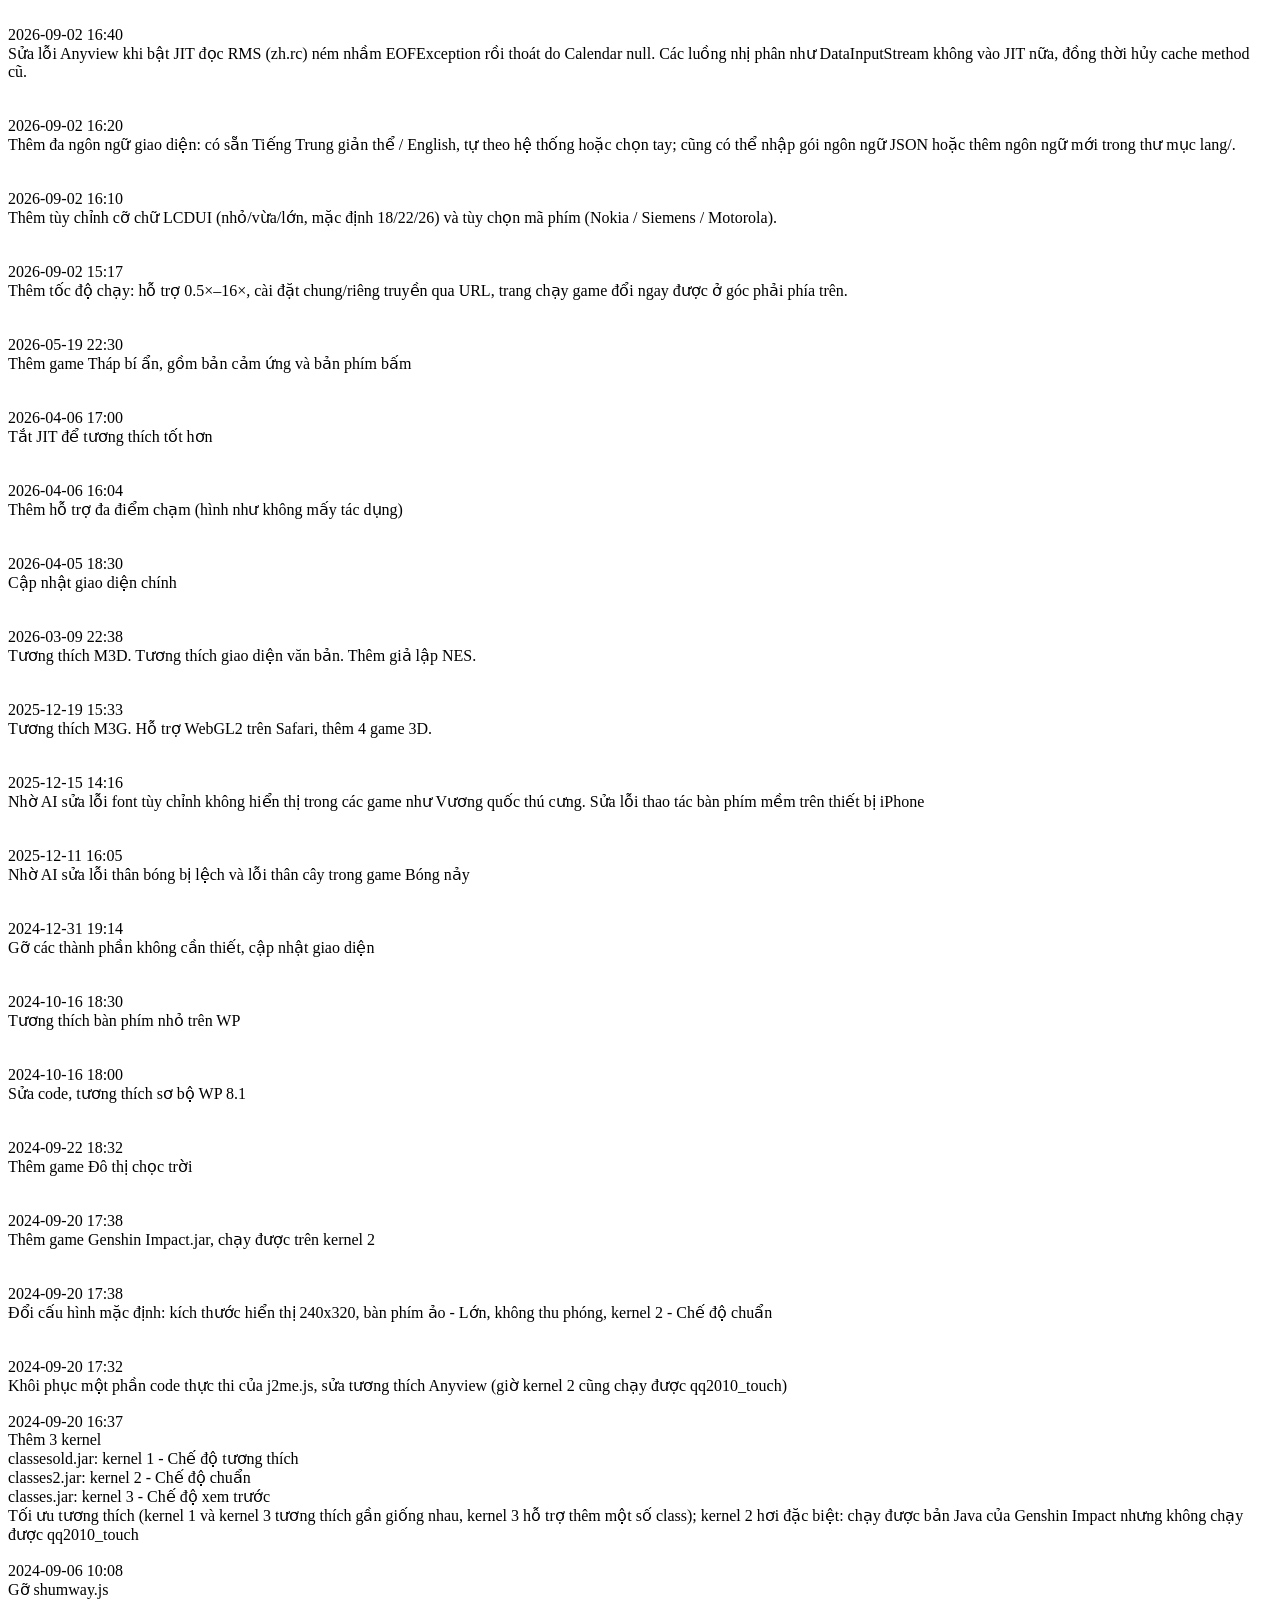
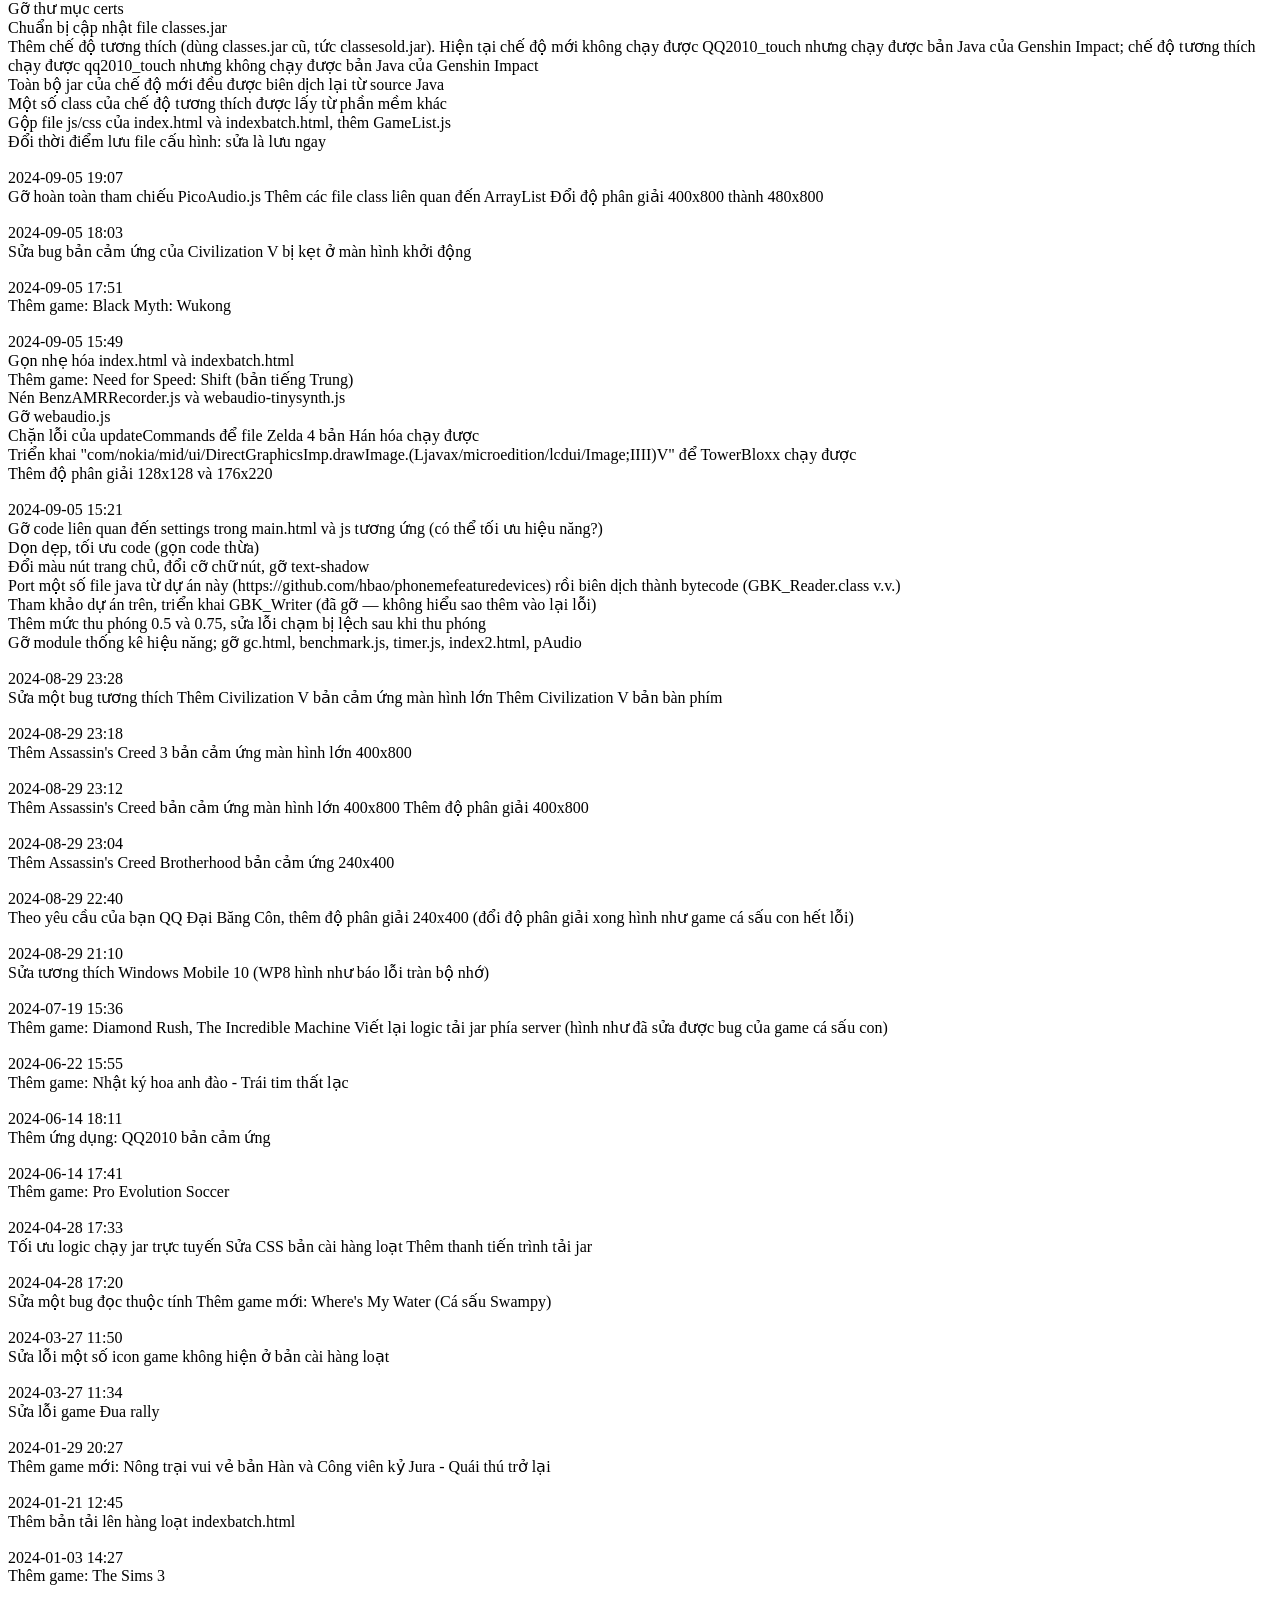
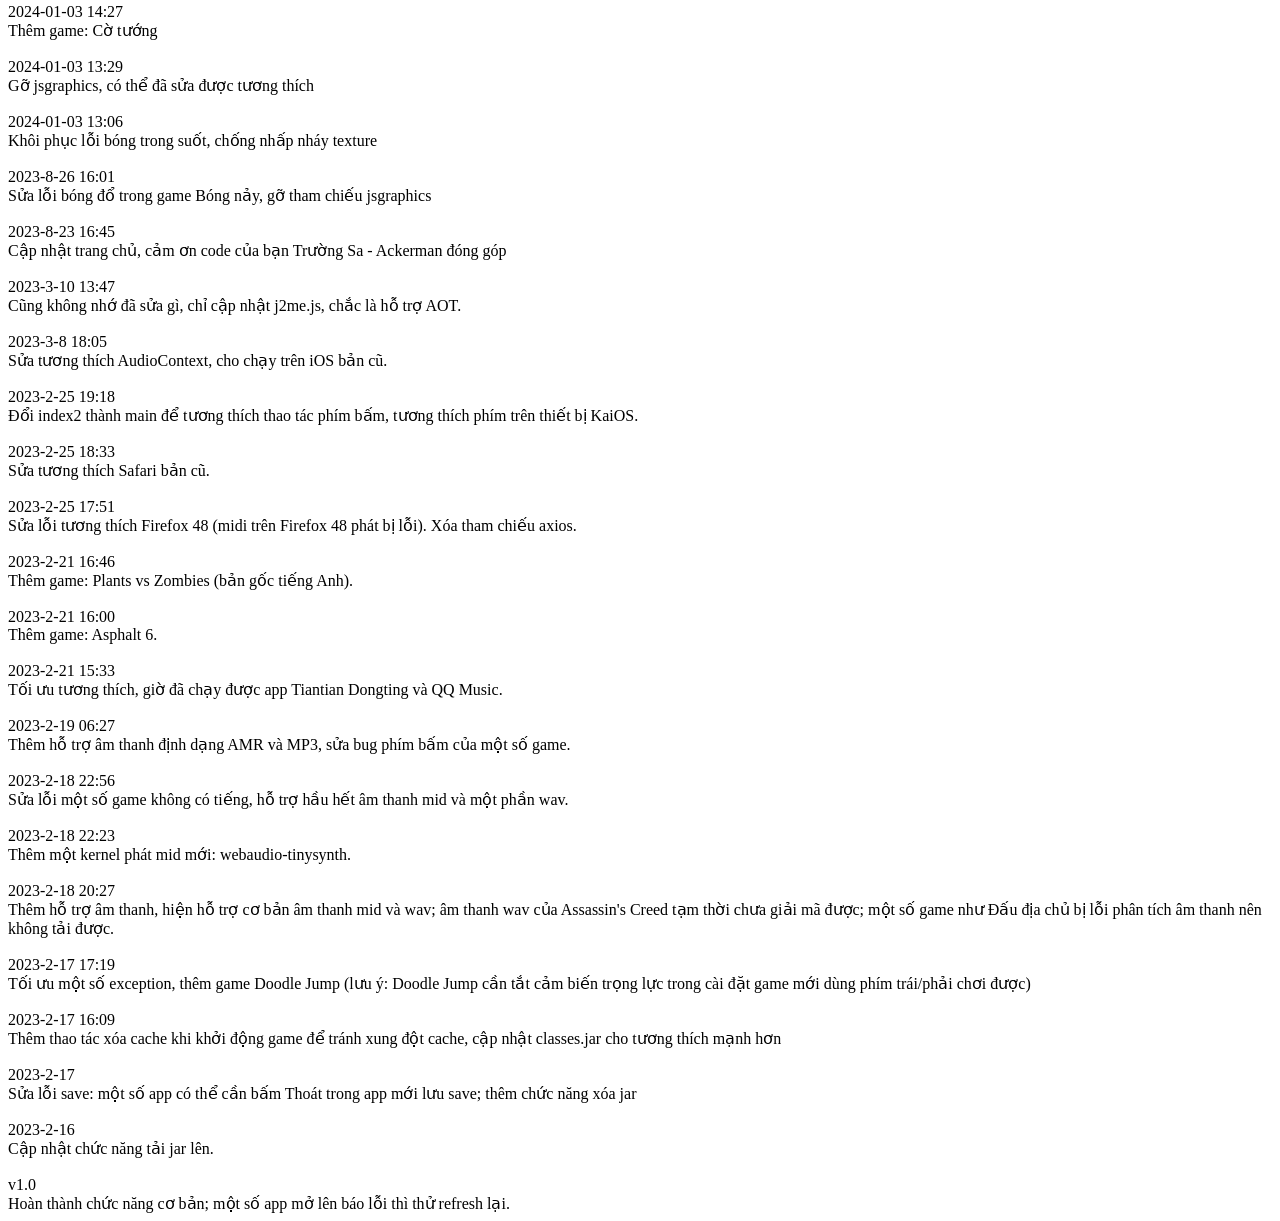
<file: updatelog.html>
<!DOCTYPE html>  
<html>
<head>
<script src="js/theme.js"></script>
<meta charset="utf-8">
<title>Nhật ký cập nhật - Giả lập J2ME</title>
<meta http-equiv="X-UA-Compatible" content="IE=edge">
<meta name="viewport" content="width=device-width,user-scalable=no,initial-scale=1"> 
</head>

<body> 

<br>
2026-09-02 16:40
<br>
Sửa lỗi Anyview khi bật JIT đọc RMS (zh.rc) ném nhầm EOFException rồi thoát do Calendar null. Các luồng nhị phân như DataInputStream không vào JIT nữa, đồng thời hủy cache method cũ.
<br>
<br>

<br>
2026-09-02 16:20
<br>
Thêm đa ngôn ngữ giao diện: có sẵn Tiếng Trung giản thể / English, tự theo hệ thống hoặc chọn tay; cũng có thể nhập gói ngôn ngữ JSON hoặc thêm ngôn ngữ mới trong thư mục lang/.
<br>
<br>

<br>
2026-09-02 16:10
<br>
Thêm tùy chỉnh cỡ chữ LCDUI (nhỏ/vừa/lớn, mặc định 18/22/26) và tùy chọn mã phím (Nokia / Siemens / Motorola).
<br>
<br>

<br>
2026-09-02 15:17
<br>
Thêm tốc độ chạy: hỗ trợ 0.5×–16×, cài đặt chung/riêng truyền qua URL, trang chạy game đổi ngay được ở góc phải phía trên.
<br>
<br>

<br>
2026-05-19 22:30
<br>
Thêm game Tháp bí ẩn, gồm bản cảm ứng và bản phím bấm
<br>
<br>

<br>
2026-04-06 17:00
<br>
Tắt JIT để tương thích tốt hơn
<br>
<br>


<br>
2026-04-06 16:04
<br>
Thêm hỗ trợ đa điểm chạm (hình như không mấy tác dụng)
<br>
<br>

<br>
2026-04-05 18:30
<br>
Cập nhật giao diện chính
<br>
<br>

<br>
2026-03-09 22:38
<br>
Tương thích M3D. Tương thích giao diện văn bản. Thêm giả lập NES.
<br>
<br>

<br>
2025-12-19 15:33
<br>
Tương thích M3G. Hỗ trợ WebGL2 trên Safari, thêm 4 game 3D.
<br>
<br>

<br>
2025-12-15 14:16
<br>
Nhờ AI sửa lỗi font tùy chỉnh không hiển thị trong các game như Vương quốc thú cưng.
Sửa lỗi thao tác bàn phím mềm trên thiết bị iPhone
<br>
<br>

<br>
2025-12-11 16:05
<br>
Nhờ AI sửa lỗi thân bóng bị lệch và lỗi thân cây trong game Bóng nảy
<br>
<br>

<br>
2024-12-31 19:14
<br>
Gỡ các thành phần không cần thiết, cập nhật giao diện
<br>
<br>

<br>
2024-10-16 18:30
<br>
Tương thích bàn phím nhỏ trên WP
<br>
<br>


<br>
2024-10-16 18:00
<br>
Sửa code, tương thích sơ bộ WP 8.1
<br>
<br>

<br>
2024-09-22 18:32
<br>
Thêm game Đô thị chọc trời
<br>
<br>

<br>
2024-09-20 17:38
<br>
Thêm game Genshin Impact.jar, chạy được trên kernel 2
<br>
<br>

<br>
2024-09-20 17:38
<br>
Đổi cấu hình mặc định: kích thước hiển thị 240x320, bàn phím ảo - Lớn, không thu phóng, kernel 2 - Chế độ chuẩn
<br>
<br>

<br>
2024-09-20 17:32
<br>
Khôi phục một phần code thực thi của j2me.js, sửa tương thích Anyview (giờ kernel 2 cũng chạy được qq2010_touch)
<br>
<br>
2024-09-20 16:37
<br>
Thêm 3 kernel 
<br>
classesold.jar: kernel 1 - Chế độ tương thích
<br>
classes2.jar: kernel 2 - Chế độ chuẩn
<br>
classes.jar: kernel 3 - Chế độ xem trước
<br>
Tối ưu tương thích (kernel 1 và kernel 3 tương thích gần giống nhau, kernel 3 hỗ trợ thêm một số class); kernel 2 hơi đặc biệt: chạy được bản Java của Genshin Impact nhưng không chạy được qq2010_touch

<br>
<br>

2024-09-06 10:08
<br>
Gỡ shumway.js
<br>
Gỡ thư mục certs
<br>
Chuẩn bị cập nhật file classes.jar
<br>
Thêm chế độ tương thích (dùng classes.jar cũ, tức classesold.jar). Hiện tại chế độ mới không chạy được QQ2010_touch nhưng chạy được bản Java của Genshin Impact; chế độ tương thích chạy được qq2010_touch nhưng không chạy được bản Java của Genshin Impact
<br>
Toàn bộ jar của chế độ mới đều được biên dịch lại từ source Java
<br>
Một số class của chế độ tương thích được lấy từ phần mềm khác
<br>
Gộp file js/css của index.html và indexbatch.html, thêm GameList.js
<br>
Đổi thời điểm lưu file cấu hình: sửa là lưu ngay

<br>
<br>

2024-09-05 19:07
<br>
Gỡ hoàn toàn tham chiếu PicoAudio.js
Thêm các file class liên quan đến ArrayList
Đổi độ phân giải 400x800 thành 480x800

<br>
<br>

2024-09-05 18:03
<br>
Sửa bug bản cảm ứng của Civilization V bị kẹt ở màn hình khởi động

<br>
<br>

2024-09-05 17:51
<br>
Thêm game: Black Myth: Wukong

<br>
<br>

2024-09-05 15:49
<br>
Gọn nhẹ hóa index.html và indexbatch.html
<br>
Thêm game: Need for Speed: Shift (bản tiếng Trung)
<br>
Nén BenzAMRRecorder.js và webaudio-tinysynth.js
<br>
Gỡ webaudio.js
<br>
Chặn lỗi của updateCommands để file Zelda 4 bản Hán hóa chạy được
<br>
Triển khai "com/nokia/mid/ui/DirectGraphicsImp.drawImage.(Ljavax/microedition/lcdui/Image;IIII)V" để TowerBloxx chạy được
<br>
Thêm độ phân giải 128x128 và 176x220
<br>
<br>

2024-09-05 15:21
<br>
Gỡ code liên quan đến settings trong main.html và js tương ứng (có thể tối ưu hiệu năng?)
<br>
Dọn dẹp, tối ưu code (gọn code thừa)
<br>
Đổi màu nút trang chủ, đổi cỡ chữ nút, gỡ text-shadow
<br>
Port một số file java từ dự án này (https://github.com/hbao/phonemefeaturedevices) rồi biên dịch thành bytecode (GBK_Reader.class v.v.)
<br>
Tham khảo dự án trên, triển khai GBK_Writer (đã gỡ — không hiểu sao thêm vào lại lỗi)
<br>
Thêm mức thu phóng 0.5 và 0.75, sửa lỗi chạm bị lệch sau khi thu phóng
<br>
Gỡ module thống kê hiệu năng; gỡ gc.html, benchmark.js, timer.js, index2.html, pAudio

<br>
<br>

2024-08-29 23:28
<br>
Sửa một bug tương thích
Thêm Civilization V bản cảm ứng màn hình lớn
Thêm Civilization V bản bàn phím

<br>
<br>

2024-08-29 23:18
<br>
Thêm Assassin's Creed 3 bản cảm ứng màn hình lớn 400x800  

<br>
<br>

2024-08-29 23:12
<br>
Thêm Assassin's Creed bản cảm ứng màn hình lớn 400x800
Thêm độ phân giải 400x800

<br>
<br>

2024-08-29 23:04
<br>
Thêm Assassin's Creed Brotherhood bản cảm ứng 240x400

<br>
<br>

2024-08-29 22:40
<br>
Theo yêu cầu của bạn QQ Đại Băng Côn, thêm độ phân giải 240x400 (đổi độ phân giải xong hình như game cá sấu con hết lỗi)

<br>
<br>

2024-08-29 21:10
<br>
Sửa tương thích Windows Mobile 10 (WP8 hình như báo lỗi tràn bộ nhớ)

<br>
<br>

2024-07-19 15:36
<br>
Thêm game: Diamond Rush, The Incredible Machine
Viết lại logic tải jar phía server (hình như đã sửa được bug của game cá sấu con)
<br>
<br>

2024-06-22 15:55
<br>
Thêm game: Nhật ký hoa anh đào - Trái tim thất lạc
<br>
<br>
2024-06-14 18:11
<br>
Thêm ứng dụng: QQ2010 bản cảm ứng
<br>
<br>

2024-06-14 17:41
<br>
Thêm game: Pro Evolution Soccer
<br>
<br>

2024-04-28 17:33
<br>
Tối ưu logic chạy jar trực tuyến
Sửa CSS bản cài hàng loạt
Thêm thanh tiến trình tải jar
<br>
<br>

2024-04-28 17:20
<br>
Sửa một bug đọc thuộc tính
Thêm game mới: Where's My Water (Cá sấu Swampy)
<br>
<br>

2024-03-27 11:50
<br>
Sửa lỗi một số icon game không hiện ở bản cài hàng loạt
<br>
<br>

2024-03-27 11:34
<br>
Sửa lỗi game Đua rally
<br>
<br>

2024-01-29 20:27
<br>
Thêm game mới: Nông trại vui vẻ bản Hàn và Công viên kỷ Jura - Quái thú trở lại
<br>
<br>
 
2024-01-21 12:45
<br>
Thêm bản tải lên hàng loạt indexbatch.html 
<br>
<br>

2024-01-03 14:27
<br>
Thêm game: The Sims 3
<br>
<br>

2024-01-03 14:27
<br>
Thêm game: Cờ tướng
<br>
<br>

2024-01-03 13:29
<br>
Gỡ jsgraphics, có thể đã sửa được tương thích
<br>
<br>

2024-01-03 13:06
<br>
Khôi phục lỗi bóng trong suốt, chống nhấp nháy texture
<br>
<br>

2023-8-26 16:01
<br>
Sửa lỗi bóng đổ trong game Bóng nảy, gỡ tham chiếu jsgraphics
<br>
<br>


2023-8-23 16:45
<br>
Cập nhật trang chủ, cảm ơn code của bạn Trường Sa - Ackerman đóng góp
<br>
<br>

2023-3-10 13:47
<br>
Cũng không nhớ đã sửa gì, chỉ cập nhật j2me.js, chắc là hỗ trợ AOT.
<br>
<br>

2023-3-8 18:05
<br>
Sửa tương thích AudioContext, cho chạy trên iOS bản cũ.
<br>
<br>

2023-2-25 19:18
<br>
Đổi index2 thành main để tương thích thao tác phím bấm, tương thích phím trên thiết bị KaiOS.
<br>
<br>

2023-2-25 18:33
<br>
Sửa tương thích Safari bản cũ.
<br>
<br>

2023-2-25 17:51
<br>
Sửa lỗi tương thích Firefox 48 (midi trên Firefox 48 phát bị lỗi).
Xóa tham chiếu axios.
<br>
<br>

2023-2-21 16:46
<br>
Thêm game: Plants vs Zombies (bản gốc tiếng Anh).
<br>
<br>

2023-2-21 16:00
<br>
Thêm game: Asphalt 6.
<br>
<br>

2023-2-21 15:33
<br>
Tối ưu tương thích, giờ đã chạy được app Tiantian Dongting và QQ Music.
<br>
<br>
2023-2-19 06:27
<br>
Thêm hỗ trợ âm thanh định dạng AMR và MP3, sửa bug phím bấm của một số game.
<br>
<br>

2023-2-18 22:56
<br>
Sửa lỗi một số game không có tiếng, hỗ trợ hầu hết âm thanh mid và một phần wav.
<br>
<br>

2023-2-18 22:23
<br>
Thêm một kernel phát mid mới: webaudio-tinysynth.
<br>
<br>

2023-2-18 20:27
<br>
Thêm hỗ trợ âm thanh, hiện hỗ trợ cơ bản âm thanh mid và wav; âm thanh wav của Assassin's Creed tạm thời chưa giải mã được; một số game như Đấu địa chủ bị lỗi phân tích âm thanh nên không tải được.
<br>
<br>

2023-2-17 17:19
<br>
Tối ưu một số exception, thêm game Doodle Jump (lưu ý: Doodle Jump cần tắt cảm biến trọng lực trong cài đặt game mới dùng phím trái/phải chơi được)
<br>
<br>

2023-2-17 16:09
<br>
Thêm thao tác xóa cache khi khởi động game để tránh xung đột cache, cập nhật classes.jar cho tương thích mạnh hơn
<br>
<br>

2023-2-17
<br>
Sửa lỗi save: một số app có thể cần bấm Thoát trong app mới lưu save; thêm chức năng xóa jar
<br>
<br>

2023-2-16
<br>
Cập nhật chức năng tải jar lên.
<br>
<br>
v1.0
<br>
Hoàn thành chức năng cơ bản; một số app mở lên báo lỗi thì thử refresh lại.
<br> 

</body>
</html>
</file>
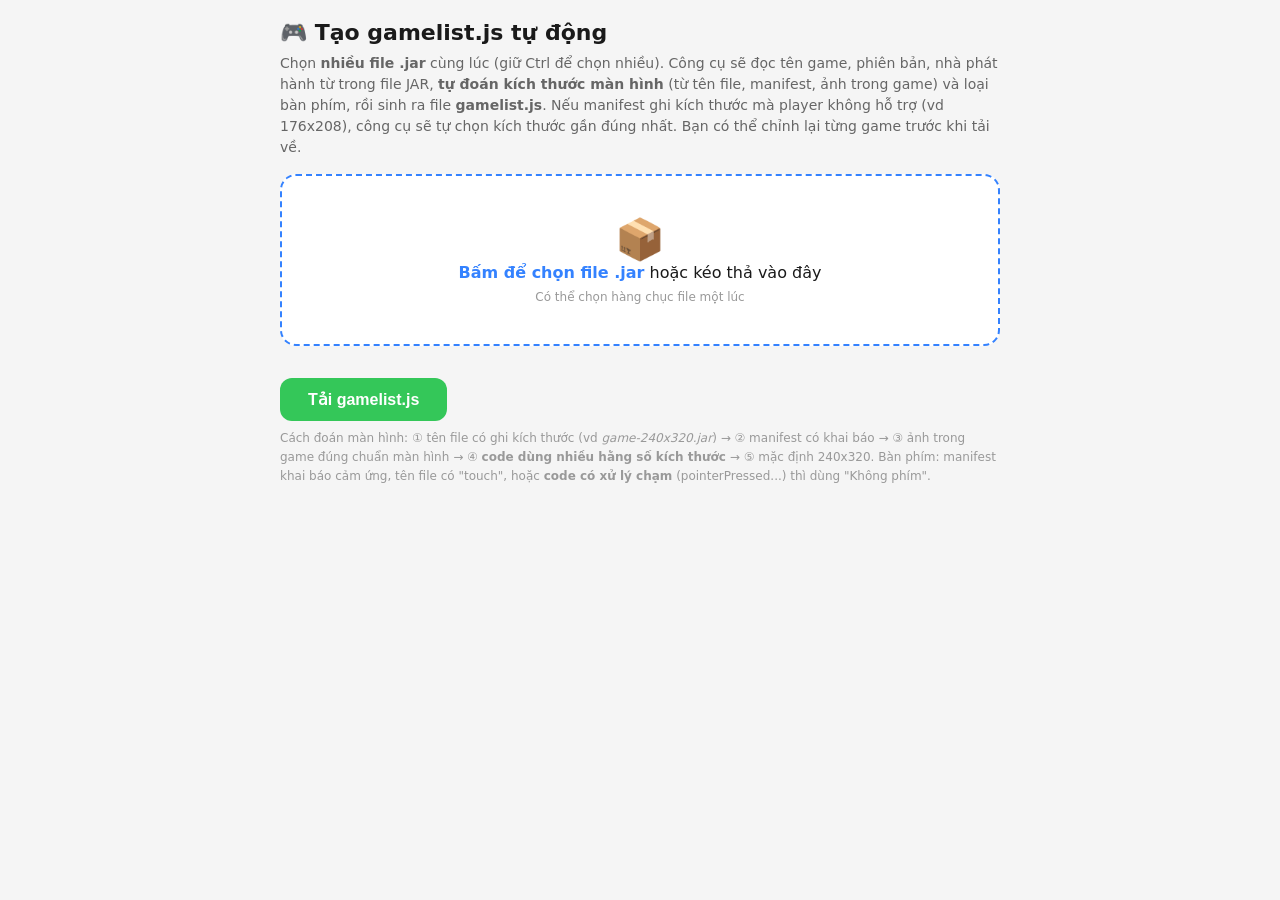
<file: tools/gen-gamelist.html>
<!DOCTYPE html>
<html lang="vi">
<head>
<meta charset="utf-8">
<meta name="viewport" content="width=device-width,initial-scale=1">
<title>Tạo gamelist.js tự động (tự đoán màn hình)</title>
<style>
*{box-sizing:border-box;margin:0;padding:0}
body{font-family:system-ui,-apple-system,"Segoe UI",Roboto,Arial,sans-serif;background:#f5f5f5;color:#1a1a1a;padding:20px;max-width:760px;margin:0 auto}
h1{font-size:22px;margin-bottom:8px}
p{color:#666;font-size:14px;margin-bottom:16px;line-height:1.5}
.drop{border:2px dashed #3482ff;border-radius:16px;background:#fff;padding:40px 20px;text-align:center;cursor:pointer;transition:background .2s}
.drop:hover,.drop.over{background:#eef4ff}
.drop b{color:#3482ff}
#fileInput{display:none}
.btn{display:inline-block;margin-top:16px;padding:12px 28px;border:0;border-radius:12px;background:#3482ff;color:#fff;font-size:16px;font-weight:600;cursor:pointer}
.btn:disabled{background:#ccc;cursor:default}
.btn.dl{background:#34c759}
.btn.small{padding:8px 14px;font-size:13px;margin:4px 4px 4px 0}
#list{margin-top:16px}
.game{background:#fff;border-radius:12px;padding:12px 14px;margin-bottom:8px}
.game .top{display:flex;align-items:center;gap:12px}
.game img{width:40px;height:40px;border-radius:8px;object-fit:cover;background:#eee;flex-shrink:0}
.game .n{font-weight:600;font-size:14px}
.game .m{color:#999;font-size:12px}
.game .cfg{display:flex;gap:12px;flex-wrap:wrap;margin-top:10px;padding-top:10px;border-top:1px solid #f0f0f0}
.game .cfg label{font-size:13px;color:#555;display:flex;align-items:center;gap:6px}
.game .cfg select{padding:6px 8px;border-radius:8px;border:1px solid #ddd;font-size:13px;background:#fff}
.detect{font-size:12px;color:#888;margin-top:4px}
.detect b{color:#3482ff}
#status{margin-top:12px;font-size:14px;color:#666}
#globalBar{background:#fff;border-radius:12px;padding:12px 14px;margin-top:12px;display:none;flex-wrap:wrap;gap:8px;align-items:center}
#globalBar label{font-size:13px;color:#555;display:flex;align-items:center;gap:6px}
#globalBar select{padding:6px 8px;border-radius:8px;border:1px solid #ddd;font-size:13px}
textarea{width:100%;height:120px;margin-top:12px;border-radius:8px;border:1px solid #ddd;padding:8px;font-size:12px;display:none}
.hint{font-size:12px;color:#999;margin-top:8px;line-height:1.6}
</style>
</head>
<body>
<h1>🎮 Tạo gamelist.js tự động</h1>
<p>Chọn <b>nhiều file .jar</b> cùng lúc (giữ Ctrl để chọn nhiều). Công cụ sẽ đọc tên game,
phiên bản, nhà phát hành từ trong file JAR, <b>tự đoán kích thước màn hình</b> (từ tên file,
manifest, ảnh trong game) và loại bàn phím, rồi sinh ra file <b>gamelist.js</b>.
Nếu manifest ghi kích thước mà player không hỗ trợ (vd 176x208), công cụ sẽ tự chọn
kích thước gần đúng nhất. Bạn có thể chỉnh lại từng game trước khi tải về.</p>

<div class="drop" id="drop">
  <div style="font-size:40px">📦</div>
  <div><b>Bấm để chọn file .jar</b> hoặc kéo thả vào đây</div>
  <div style="font-size:12px;color:#999;margin-top:8px">Có thể chọn hàng chục file một lúc</div>
</div>
<input type="file" id="fileInput" accept=".jar" multiple>

<div id="globalBar">
  <label>Màn hình mặc định:
    <select id="globalSize"></select>
  </label>
  <button class="btn small" id="applySize">Áp dụng cho tất cả</button>
  <label>Bàn phím mặc định:
    <select id="globalKb">
      <option value="方形全键盘">Bàn phím đầy đủ</option>
      <option value="无按键">Không phím (cảm ứng)</option>
    </select>
  </label>
  <button class="btn small" id="applyKb">Áp dụng</button>
</div>

<div id="status"></div>
<div id="list"></div>
<button class="btn dl" id="dlBtn" disabled>Tải gamelist.js</button>
<textarea id="out" readonly></textarea>
<p class="hint">Cách đoán màn hình: ① tên file có ghi kích thước (vd <i>game-240x320.jar</i>) →
② manifest có khai báo → ③ ảnh trong game đúng chuẩn màn hình → ④ <b>code dùng nhiều hằng số kích thước</b> →
⑤ mặc định 240x320. Bàn phím: manifest khai báo cảm ứng, tên file có "touch", hoặc <b>code có xử lý chạm</b> (pointerPressed...) thì dùng "Không phím".</p>

<script src="../js/jszip.min.js"></script>
<script id="core">
/* ===== Logic đoán cấu hình - không dùng DOM ===== */
var SIZES=["size-128x128","size-176x220","size-240x320","size-240x400","size-320x240",
"size-360x640","size-400x240","size-480x800","size-640x360","size-800x480"];
var KB_FULL="方形全键盘", KB_NONE="无按键";

function closestSize(w,h){
  var best=null,bestScore=1e9;
  for(var i=0;i<SIZES.length;i++){
    var m=SIZES[i].match(/size-(\d+)x(\d+)/),sw=+m[1],sh=+m[2];
    var score=Math.abs(w/h-sw/sh)*10+Math.abs(Math.log((w*h)/(sw*sh)));
    if(score<bestScore){bestScore=score;best=SIZES[i];}
  }
  return best;
}

function detectSize(fileName, attrs, pngSizes, codeGuess){
  var m=fileName.match(/(128x128|176x220|240x320|240x400|320x240|360x640|400x240|480x800|640x360|800x480)/i);
  if(m)return{v:"size-"+m[1].toLowerCase(),why:"tên file có ghi kích thước"};
  var keys=["Nokia-MIDlet-Original-Display-Size","Nokia-MIDlet-Screen-Size","MIDlet-Screen-Size","Display-Size"];
  for(var i=0;i<keys.length;i++){
    var av=attrs[keys[i]];
    if(av){
      var m2=String(av).match(/(\d+)\s*[x,×*,]\s*(\d+)/);
      if(m2){
        var s="size-"+m2[1]+"x"+m2[2];
        if(SIZES.indexOf(s)>=0)return{v:s,why:"manifest khai báo"};
        return{v:closestSize(+m2[1],+m2[2]),why:"manifest ghi "+m2[1]+"×"+m2[2]+" (lấy gần đúng nhất)"};
      }
    }
  }
  for(var j=0;j<pngSizes.length;j++){
    var p=pngSizes[j],s2="size-"+p.w+"x"+p.h;
    if(SIZES.indexOf(s2)>=0)return{v:s2,why:"ảnh "+p.name.split("/").pop()+" đúng chuẩn"};
  }
  if(codeGuess)return codeGuess;
  return{v:"size-240x320",why:"mặc định"};
}
// đoán size từ bytecode: đếm lệnh sipush <số>.
// Mỗi size tính m = min(số lần xuất hiện W, số lần xuất hiện H).
// Ngưỡng: chữ nhật >=40, vuông >=80 (số như 128 hay bị dùng làm hằng số đồ họa).
function detectSizeFromCode(sipushCounts){
  var best=null,bestMin=0;
  for(var i=0;i<SIZES.length;i++){
    var wh=SIZES[i].replace("size-","").split("x"),w=+wh[0],h=+wh[1];
    var cw=sipushCounts[w]||0,ch=sipushCounts[h]||0;
    var m=(w===h)?cw:Math.min(cw,ch);
    var need=(w===h)?80:40;
    if(m>=need&&m>bestMin){bestMin=m;best=SIZES[i];}
  }
  if(best)
    return{v:best,why:"code dùng nhiều hằng số "+best.replace("size-","").replace("x","×")+" ("+bestMin+" lần)"};
  return null;
}
function detectKb(fileName, attrs, touchCode){
  var t=attrs["MIDlet-Touch-Support"];
  if(t&&/true/i.test(t))return{v:KB_NONE,why:"manifest khai báo cảm ứng"};
  if(/touch/i.test(fileName))return{v:KB_NONE,why:"tên file có chữ touch"};
  if(touchCode)return{v:KB_NONE,why:"code có xử lý chạm (pointerPressed...)"};
  return{v:KB_FULL,why:"mặc định"};
}
function hasTouchCode(classTexts){
  for(var i=0;i<classTexts.length;i++){
    var t=classTexts[i];
    if(t.indexOf("pointerPressed")>=0||t.indexOf("pointerReleased")>=0||t.indexOf("pointerDragged")>=0)
      return true;
  }
  return false;
}
function detectMulti(fileName, lngFiles){
  if(/multi/i.test(fileName))return{multi:true,why:"tên file có chữ multi"};
  // nhiều bộ chữ/giao diện theo kích thước (vd MAIN + MAIN_LARGE)
  var hasMain=false,hasLarge=false,szCount=0,seen={};
  for(var i=0;i<lngFiles.length;i++){
    var n=lngFiles[i].toUpperCase();
    if(n.indexOf("MAIN_LARGE")>=0||n.indexOf("LARGE")>=0)hasLarge=true;
    if(n.indexOf("MAIN")>=0)hasMain=true;
    var m=n.match(/(128|176|208|220|240|320|400|360|640|480|800)/);
    if(m&&!seen[m[1]]){seen[m[1]]=1;szCount++;}
  }
  if(hasMain&&hasLarge)return{multi:true,why:"có nhiều bộ giao diện (MAIN/MAIN_LARGE)"};
  if(szCount>=2)return{multi:true,why:"tài nguyên cho nhiều kích thước"};
  return{multi:false,why:""};
}
/* ===== hết core ===== */
</script>
<script>
var drop=document.getElementById('drop'),fi=document.getElementById('fileInput');
var list=document.getElementById('list'),status=document.getElementById('status');
var dlBtn=document.getElementById('dlBtn'),out=document.getElementById('out');
var games=[];

var gSize=document.getElementById('globalSize'),gKb=document.getElementById('globalKb');
SIZES.forEach(function(s){
  var o=document.createElement('option');o.value=s;o.textContent=s.replace('size-','').replace('x','×');
  if(s==="size-240x320")o.selected=true;gSize.appendChild(o);
});
document.getElementById('globalBar').style.display='none';

drop.onclick=function(){fi.click();};
['dragover','dragenter'].forEach(function(e){drop.addEventListener(e,function(ev){ev.preventDefault();drop.classList.add('over');});});
['dragleave','drop'].forEach(function(e){drop.addEventListener(e,function(ev){ev.preventDefault();drop.classList.remove('over');});});
drop.addEventListener('drop',function(ev){handleFiles(ev.dataTransfer.files);});
fi.onchange=function(){handleFiles(fi.files);};

function parseManifest(text){
  var attrs={};
  text.replace(/\r\n|\r/g,'\n').replace(/\n /g,'').split('\n').forEach(function(line){
    if(!line)return;
    var i=line.indexOf(':');
    if(i>0)attrs[line.substring(0,i).trim()]=line.substring(i+1).trim();
  });
  return attrs;
}
function esc(s){return JSON.stringify(s);}
function escapeHtml(s){return String(s).replace(/&/g,'&amp;').replace(/</g,'&lt;').replace(/>/g,'&gt;');}

function getPngSizes(zip){
  var ps=[];
  zip.forEach(function(path,file){
    if(/\.png$/i.test(path)&&!file.dir){
      ps.push(file.async("uint8array").then(function(d){
        if(d.length>24&&d[0]===0x89&&d[1]===0x50&&d[2]===0x4E&&d[3]===0x47){
          var w=(d[16]<<24)|(d[17]<<16)|(d[18]<<8)|d[19];
          var h=(d[20]<<24)|(d[21]<<16)|(d[22]<<8)|d[23];
          if(w>0&&h>0&&w<5000&&h<5000)return{name:path,w:w,h:h};
        }
        return null;
      }).catch(function(){return null;}));
    }
  });
  return Promise.all(ps).then(function(a){return a.filter(function(x){return x;});});
}

// quét file .class: đếm lệnh sipush <số> + gom text để tìm API cảm ứng
function getClassSignals(zip){
  var sipushCounts={},texts=[],ps=[];
  zip.forEach(function(path,file){
    if(/\.class$/i.test(path)&&!file.dir){
      ps.push(file.async("uint8array").then(function(d){
        for(var i=0;i<d.length-2;i++){
          if(d[i]===0x11){var v=(d[i+1]<<8)|d[i+2];sipushCounts[v]=(sipushCounts[v]||0)+1;}
        }
        var s="";
        for(var j=0;j<d.length;j+=4096){
          s+=String.fromCharCode.apply(null,d.subarray(j,Math.min(j+4096,d.length)));
        }
        texts.push(s);
        return null;
      }).catch(function(){return null;}));
    }
  });
  return Promise.all(ps).then(function(){return{sipush:sipushCounts,texts:texts};});
}

function handleFiles(files){
  games=[];list.innerHTML='';out.style.display='none';dlBtn.disabled=true;
  document.getElementById('globalBar').style.display='none';
  var arr=Array.prototype.slice.call(files).filter(function(f){return /\.jar$/i.test(f.name);});
  if(!arr.length){status.textContent='Chưa chọn file .jar nào.';return;}
  status.textContent='Đang đọc '+arr.length+' file...';
  var done=0;
  arr.forEach(function(f){
    readJar(f).then(function(g){
      games.push(g);done++;
      renderOne(g);
      status.textContent='Đã đọc '+done+'/'+arr.length+' file';
      if(done===arr.length)finish();
    }).catch(function(e){
      done++;
      status.textContent='Đã đọc '+done+'/'+arr.length+' file (bỏ qua '+f.name+')';
      if(done===arr.length)finish();
    });
  });
}
function readJar(file){
  return JSZip.loadAsync(file).then(function(zip){
    var mf=zip.file('META-INF/MANIFEST.MF');
    if(!mf)throw 'thiếu MANIFEST.MF';
    return mf.async('uint8array').then(function(d){
      var attrs=parseManifest(new TextDecoder('utf-8').decode(d));
      return getPngSizes(zip).then(function(pngSizes){
      return getClassSignals(zip).then(function(sig){
        var base=file.name.replace(/\.jar$/i,'');
        var name=attrs['MIDlet-Name']||base;
        var version=attrs['MIDlet-Version']||'';
        var vendor=attrs['MIDlet-Vendor']||'';
        var cls='';
        var m1=attrs['MIDlet-1'];
        if(m1){var p=m1.split(',');if(p[2])cls=p[2].trim();}
        var iconP=attrs['MIDlet-Icon']||'';
        if(iconP&&iconP.charAt(0)==='/')iconP=iconP.substr(1);
        var iconFile=iconP?zip.file(iconP):null;
        var pIcon=iconFile?iconFile.async('uint8array').then(function(dd){
          return URL.createObjectURL(new Blob([dd],{type:'image/png'}));
        }).catch(function(){return ''; }):Promise.resolve('');
        return pIcon.then(function(iconUrl){
          var codeGuess=detectSizeFromCode(sig.sipush);
          var ds=detectSize(file.name,attrs,pngSizes,codeGuess);
          var dk=detectKb(file.name,attrs,hasTouchCode(sig.texts));
          var lngFiles=[];
          zip.forEach(function(path,f){if(/\.lng$/i.test(path)&&!f.dir)lngFiles.push(path);});
          var dm=detectMulti(file.name,lngFiles);
          return{jarName:file.name,name:name,version:version,publisher:vendor,
            midletClassName:cls,icon:iconUrl,
            size:ds.v,sizeWhy:ds.why,kb:dk.v,kbWhy:dk.why,
            multi:dm.multi,multiWhy:dm.why};
        });
      });
      });
    });
  });
}
function sizeOptions(sel){
  return SIZES.map(function(s){
    return '<option value="'+s+'"'+(s===sel?' selected':'')+'>'+s.replace('size-','').replace('x','×')+'</option>';
  }).join('');
}
function renderOne(g){
  var d=document.createElement('div');d.className='game';
  d.innerHTML='<div class="top"><img src="'+(g.icon||'data:image/svg+xml,%3Csvg xmlns=%27http://www.w3.org/2000/svg%27 viewBox=%270 0 40 40%27%3E%3Crect width=%2740%27 height=%2740%27 rx=%278%27 fill=%27%23eee%27/%3E%3C/svg%3E')+'">'
    +'<div><div class="n">'+escapeHtml(g.name)+'</div><div class="m">'+escapeHtml(g.jarName)
    +(g.version?' · v'+escapeHtml(g.version):'')+(g.publisher?' · '+escapeHtml(g.publisher):'')+'</div>'
    +'<div class="detect">🔍 Đoán màn hình: <b>'+g.size.replace('size-','').replace('x','×')+'</b> ('+escapeHtml(g.sizeWhy)+')'
    +' · Bàn phím: <b>'+(g.kb===KB_NONE?'Không phím':'Đầy đủ')+'</b> ('+escapeHtml(g.kbWhy)+')'
    +(g.multi?' · <span style="color:#34c759;font-weight:600">🔀 Đa màn hình</span> ('+escapeHtml(g.multiWhy)+' — size nào cũng chạy)':'')
    +'</div></div></div>'
    +'<div class="cfg"><label>📐 Màn hình: <select class="selSize">'+sizeOptions(g.size)+'</select></label>'
    +'<label>⌨️ Bàn phím: <select class="selKb">'
    +'<option value="'+KB_FULL+'"'+(g.kb===KB_FULL?' selected':'')+'>Đầy đủ (phím cứng)</option>'
    +'<option value="'+KB_NONE+'"'+(g.kb===KB_NONE?' selected':'')+'>Không phím (cảm ứng)</option>'
    +'</select></label></div>';
  d.querySelector('.selSize').addEventListener('change',function(e){g.size=e.target.value;});
  d.querySelector('.selKb').addEventListener('change',function(e){g.kb=e.target.value;});
  list.appendChild(d);
}
document.getElementById('applySize').addEventListener('click',function(){
  var v=gSize.value;
  games.forEach(function(g){g.size=v;});
  Array.prototype.forEach.call(list.querySelectorAll('.selSize'),function(s){s.value=v;});
});
document.getElementById('applyKb').addEventListener('click',function(){
  var v=gKb.value;
  games.forEach(function(g){g.kb=v;});
  Array.prototype.forEach.call(list.querySelectorAll('.selKb'),function(s){s.value=v;});
});
function finish(){
  games.sort(function(a,b){return a.jarName.localeCompare(b.jarName);});
  document.getElementById('globalBar').style.display='flex';
  var lines=['// Tu dong sinh bang tools/gen-gamelist.html — dung sua tay!',
    '// Them game: mo lai cong cu nay, chon them file .jar, tai file moi.',
    'var isbatch=0,GameList=['];
  games.forEach(function(g){
    lines.push('{name:'+esc(g.name)+',jarName:'+esc(g.jarName)+',midletClassName:'+esc(g.midletClassName)
      +',publisher:'+esc(g.publisher)+',version:'+esc(g.version)
      +',canvasSize:'+esc(g.size)+',keyboardLayout:'+esc(g.kb)+',screenRotation:"none"},');
  });
  lines.push('];');
  lines.push('function getGameRuntimeDefaults(e){for(var a=0;a<GameList.length;a++){var n=GameList[a];'
    +'if(n.jarName===e)return{canvasSize:n.canvasSize||"",keyboardLayout:n.keyboardLayout||"",rotation:n.screenRotation||"none"}}return null}');
  out.value=lines.join('\n');
  dlBtn.disabled=false;
  status.textContent='Xong! Tìm thấy '+games.length+' game. Kiểm tra/chỉnh lại màn hình từng game rồi bấm "Tải gamelist.js".';
}
dlBtn.onclick=function(){
  var blob=new Blob([out.value],{type:'text/javascript;charset=utf-8'});
  var a=document.createElement('a');
  a.href=URL.createObjectURL(blob);
  a.download='gamelist.js';
  document.body.appendChild(a);a.click();
  setTimeout(function(){URL.revokeObjectURL(a.href);a.remove();},1000);
};
</script>
</body>
</html>
</file>
<file: style/index.css>
@keyframes fadeInUp{0%{opacity:0;transform:translateY(10px)}to{opacity:1;transform:translateY(0)}}:root{--miuix-primary:#3482FF;--miuix-primary-hover:#2B6BD9;--miuix-primary-active:#2460C8;--miuix-primary-light:rgba(52, 130, 255, 0.1);--miuix-surface:#F5F5F5;--miuix-card:#FFFFFF;--miuix-card-hover:#F8F8F8;--miuix-on-surface:#1A1A1A;--miuix-on-surface-secondary:#666666;--miuix-on-surface-tertiary:#999999;--miuix-divider:#E8E8E8;--miuix-select-bg:#F0F0F0;--miuix-btn-secondary:#F0F0F0;--miuix-btn-secondary-hover:#E5E5E5;--miuix-btn-secondary-active:#DBDBDB;--miuix-shadow-card:0 0.5px 2px rgba(0, 0, 0, 0.04);--miuix-shadow-card-hover:0 4px 16px rgba(0, 0, 0, 0.08);--miuix-radius-card:18px;--miuix-radius-btn:14px;--miuix-radius-input:12px;--miuix-radius-game:16px;--miuix-transition:0.25s cubic-bezier(0.4, 0, 0.2, 1);--miuix-safe-top:0px;--miuix-safe-bottom:0px;--miuix-bottomnav-h:60px}@supports (padding-top:env(safe-area-inset-top,0px)){:root{--miuix-safe-top:env(safe-area-inset-top, 0px);--miuix-safe-bottom:env(safe-area-inset-bottom, 0px)}}:root[data-theme=dark]{--miuix-surface:#0D0D0D;--miuix-card:#1C1C1E;--miuix-card-hover:#252527;--miuix-on-surface:#F5F5F5;--miuix-on-surface-secondary:#ABABAB;--miuix-on-surface-tertiary:#777777;--miuix-divider:#2C2C2E;--miuix-select-bg:#2C2C2E;--miuix-btn-secondary:#2C2C2E;--miuix-btn-secondary-hover:#3A3A3C;--miuix-btn-secondary-active:#444446;--miuix-shadow-card:0 0.5px 2px rgba(0, 0, 0, 0.2);--miuix-shadow-card-hover:0 4px 16px rgba(0, 0, 0, 0.3)}*{margin:0;box-sizing:border-box;-webkit-tap-highlight-color:transparent}html{scroll-behavior:smooth;-webkit-text-size-adjust:100%}.top-app-bar,body{background-color:var(--miuix-surface)}*,body{padding:0}body{font-family:"MiSans",-apple-system,BlinkMacSystemFont,"SF Pro Display","Segoe UI",Roboto,"Helvetica Neue",Arial,sans-serif;color:var(--miuix-on-surface);min-height:100vh;line-height:1.5;padding-bottom:calc(var(--miuix-bottomnav-h) + var(--miuix-safe-bottom) + 8px)}@media screen and (min-width:768px){body{padding-bottom:24px}}.top-app-bar{position:sticky;top:0;z-index:100;padding-top:var(--miuix-safe-top);transition:box-shadow var(--miuix-transition)}.top-app-bar.scrolled{box-shadow:0 .5px 4px rgba(0,0,0,.06)}:root[data-theme=dark] .top-app-bar.scrolled{box-shadow:0 .5px 4px rgba(0,0,0,.3)}.top-bar-small{display:flex;align-items:center;height:56px;padding:0 8px}.top-bar-about-link,.top-bar-nav-icon{flex-shrink:0;align-items:center;text-decoration:none;transition:background-color var(--miuix-transition)}.top-bar-nav-icon{display:flex;justify-content:center;width:40px;height:40px;border-radius:50%;border:0;background:0 0;cursor:pointer;color:var(--miuix-on-surface);font-size:20px}.top-bar-nav-icon:hover{background-color:var(--miuix-btn-secondary);text-decoration:none}.top-bar-about-link{margin-left:auto;display:inline-flex;padding:8px 10px;font-size:14px;font-weight:500;color:#666;border-radius:8px;white-space:nowrap;-webkit-tap-highlight-color:transparent}.top-bar-about-icon{width:18px;height:18px;flex-shrink:0;display:block}.top-bar-about-icon.about-title-icon-lg{width:28px;height:28px}:root[data-theme=dark] .top-bar-about-icon path:nth-child(1){fill:#5c5c5e}:root[data-theme=dark] .top-bar-about-icon path:nth-child(2){fill:#e8e8ed}.top-bar-about-link .top-bar-about-icon path:nth-child(1),body.about-page .top-bar-about-icon path:nth-child(1){fill:#b3b3b3}.top-bar-about-link .top-bar-about-icon path:nth-child(2),body.about-page .top-bar-about-icon path:nth-child(2){fill:#666}.top-bar-about-link:hover{background-color:var(--miuix-btn-secondary);text-decoration:none;color:#666}body.about-page .top-bar-small-title{color:#666}body.about-page{display:flex;flex-direction:column;min-height:100vh}body.about-page .top-app-bar{position:relative;flex-shrink:0}.top-bar-small-title{flex:1;font-size:18px;font-weight:600;padding:0 12px;white-space:nowrap;overflow:hidden;text-overflow:ellipsis;opacity:0;transform:translateY(4px);transition:opacity var(--miuix-transition),transform var(--miuix-transition)}.top-app-bar.scrolled .top-bar-small-title{opacity:1;transform:translateY(0)}.top-bar-large-title{padding:2px 28px 14px;font-size:28px;font-weight:700;letter-spacing:-.3px;line-height:1.2;transition:opacity .15s}.top-app-bar.scrolled .top-bar-large-title{opacity:0;height:0;padding:0 28px;overflow:hidden}@media screen and (min-width:768px){.top-bar-large-title{transition:none}.top-app-bar.scrolled .top-bar-large-title{opacity:1;transform:none;pointer-events:auto;height:auto;padding:2px 28px 14px;overflow:visible}.top-bar-small-title{display:none}}.page-layout{padding:0 16px}.desktop-detail,.desktop-rail,.sidebar-header,.tab-view{display:none}.tab-view.active{display:block}@media screen and (min-width:768px){.desktop-rail,.rail-item{display:flex;flex-direction:column;align-items:center}.desktop-rail{position:fixed;left:0;top:0;bottom:0;width:72px;z-index:110;background-color:var(--miuix-card);border-right:.5px solid var(--miuix-divider);padding:16px 0;gap:4px}.rail-item{justify-content:center;gap:2px;width:56px;height:52px;border:0;background:0 0;color:var(--miuix-on-surface-tertiary);font-size:10px;font-weight:500;cursor:pointer;border-radius:14px;transition:background-color .2s,color .2s;outline:0;font-family:inherit;-webkit-tap-highlight-color:transparent}.rail-item svg{width:22px;height:22px}.rail-item:hover{background-color:var(--miuix-btn-secondary)}.rail-item.active{color:var(--miuix-primary);background-color:var(--miuix-primary-light)}.page-layout,.top-app-bar{margin-left:72px;margin-right:360px;transition:margin-right .25s}.page-layout.no-detail,.top-app-bar.no-detail{margin-right:0}.page-layout{padding:0 24px;display:block}.tab-view{display:none!important}.tab-view.active{display:block!important}.sidebar-header{display:none}.desktop-detail{display:flex;flex-direction:column;position:fixed;right:0;top:0;bottom:0;width:360px;z-index:105;background-color:var(--miuix-surface);border-left:.5px solid var(--miuix-divider);overflow-y:auto;scrollbar-width:thin;transition:transform .25s}.desktop-detail.hidden{transform:translateX(100%)}.bottom-nav{display:none}body{padding-bottom:24px}}@media screen and (min-width:1100px){.page-layout,.top-app-bar{margin-right:400px}.page-layout.no-detail,.top-app-bar.no-detail{margin-right:0}.page-layout{padding:0 32px}.desktop-detail{width:400px}}.bottom-nav{position:fixed;bottom:0;left:0;right:0;z-index:200;height:calc(var(--miuix-bottomnav-h) + var(--miuix-safe-bottom));padding-bottom:var(--miuix-safe-bottom);background-color:var(--miuix-card);border-top:.5px solid var(--miuix-divider);display:flex;align-items:stretch;justify-content:space-around;backdrop-filter:blur(20px);-webkit-backdrop-filter:blur(20px)}:root[data-theme=dark] .bottom-nav{background-color:rgba(28,28,30,.88)}@media screen and (min-width:768px){.bottom-nav{display:none}}.bottom-nav-item,.bottom-nav-item svg{transition:color var(--miuix-transition)}.bottom-nav-item{flex:1;display:flex;flex-direction:column;align-items:center;justify-content:center;border:0;background:0 0;cursor:pointer;color:var(--miuix-on-surface-tertiary);font-size:11px;font-weight:500;padding:6px 0;-webkit-tap-highlight-color:transparent;outline:0}.bottom-nav-item svg{width:24px;height:24px}.bottom-nav-item.active{color:var(--miuix-primary)}.bottom-nav-item:active{opacity:.7}.section-card{background-color:var(--miuix-card);border-radius:var(--miuix-radius-card);box-shadow:var(--miuix-shadow-card);padding:16px;margin-bottom:12px;animation:fadeInUp .3s ease-out both}.section-card:nth-child(2){animation-delay:.04s}.section-card:nth-child(3){animation-delay:.08s}.section-card:nth-child(4){animation-delay:.12s}.section-card:nth-child(5){animation-delay:.16s}.section-card-games{padding:0;overflow:hidden}.search-bar svg,.section-title{color:var(--miuix-on-surface-tertiary)}.section-title{font-size:13px;font-weight:600;text-transform:uppercase;letter-spacing:.5px;padding:2px 4px 10px}.search-bar{display:flex;align-items:center;background-color:var(--miuix-card);border-radius:var(--miuix-radius-card);box-shadow:var(--miuix-shadow-card);padding:12px 16px;margin-bottom:12px;animation:fadeInUp .3s ease-out both}.search-bar svg{flex-shrink:0}.search-bar input{flex:1;border:0;background:0 0;font-size:16px;font-weight:400;color:var(--miuix-on-surface);outline:0;line-height:1.4;min-width:0}.search-bar input::placeholder{color:var(--miuix-on-surface-tertiary)}.game-info{flex:1;min-width:0;overflow:hidden}.game-meta,.game-name{display:block;text-align:left;white-space:nowrap;overflow:hidden;text-overflow:ellipsis}.game-name{font-size:16px;font-weight:600;line-height:1.35;color:var(--miuix-on-surface)}.game-meta{font-size:13px;font-weight:400;color:var(--miuix-on-surface-tertiary);line-height:1.4;margin-top:3px}#parentContainer{width:100%}#gameListDiv,.game{display:flex;flex-direction:column}.game{flex-direction:row;align-items:center;justify-content:flex-start;background-color:transparent;border:0;padding:14px 18px;font-size:15px;font-weight:500;color:var(--miuix-on-surface);text-align:left;cursor:pointer;transition:background-color var(--miuix-transition);-webkit-user-select:none;user-select:none;position:relative;line-height:1.3}.game+.game{border-top:.5px solid var(--miuix-divider)}.game,.game:hover{text-decoration:none}.game:hover{background-color:var(--miuix-card-hover)}.game:active{background-color:var(--miuix-btn-secondary)}.game>div:first-child{flex-shrink:0;height:auto!important;display:flex;align-items:center}.game img{width:48px;height:48px;border-radius:12px;object-fit:cover;background-color:var(--miuix-select-bg);margin:0!important}@media screen and (min-width:768px){.section-card-games{padding:16px;overflow:visible}#gameListDiv{display:grid;grid-template-columns:repeat(auto-fill,minmax(130px,1fr));gap:12px}.game{flex-direction:column;align-items:center;justify-content:center;text-align:center;gap:8px;padding:16px 10px 14px;border-radius:var(--miuix-radius-game);box-shadow:none;background-color:transparent;word-break:break-all;font-size:13px;transition:transform var(--miuix-transition),box-shadow var(--miuix-transition),background-color var(--miuix-transition)}.game+.game{border-top:none}.game:hover{transform:translateY(-2px);box-shadow:var(--miuix-shadow-card-hover);background-color:var(--miuix-card)}.game:active{transform:scale(.96);box-shadow:none}.game>div:first-child{justify-content:center}.game img{width:64px;height:64px;border-radius:16px}.game-info{width:100%}.game-meta,.game-name{text-align:center}.game-name{font-size:13px}.game-meta{font-size:11px;margin-top:1px}}@media screen and (min-width:1100px){#gameListDiv{grid-template-columns:repeat(auto-fill,minmax(140px,1fr));gap:14px}.game img{width:68px;height:68px}}.controls-container,.controls-section{display:flex;flex-direction:column}select.miuix-hidden{display:none!important}.filter-box{display:none}.pref-item{display:flex;align-items:center;justify-content:space-between;padding:15px 4px;cursor:pointer;-webkit-tap-highlight-color:transparent}.pref-item+.pref-item{border-top:.5px solid var(--miuix-divider)}.pref-label{font-size:16px;font-weight:500;color:var(--miuix-on-surface);flex-shrink:0}.miuix-dd,.miuix-dd-trigger{display:flex;align-items:center;cursor:pointer}.miuix-dd{flex-shrink:1;min-width:0}.miuix-dd-trigger{padding:0;border:0;background:0 0;color:var(--miuix-on-surface-tertiary);font-size:14px;font-weight:400;-webkit-tap-highlight-color:transparent;text-align:right;outline:0;font-family:inherit}.miuix-dd-text{min-width:0;overflow:hidden;text-overflow:ellipsis;white-space:nowrap;max-width:160px}.miuix-dd-icon{flex-shrink:0;width:18px;height:18px;color:var(--miuix-on-surface-tertiary);opacity:.6}.miuix-popup-overlay{position:fixed;top:0;right:0;bottom:0;left:0;inset:0;z-index:600;background-color:rgba(0,0,0,.35);-webkit-tap-highlight-color:transparent}@media screen and (min-width:768px){.miuix-popup-overlay{background-color:transparent}}.miuix-popup{position:fixed;z-index:601;background-color:var(--miuix-card);border-radius:16px;box-shadow:0 6px 30px rgba(0,0,0,.12),0 1px 4px rgba(0,0,0,.06);min-width:180px;max-width:calc(100vw - 32px);max-height:50vh;overflow-y:auto;padding:6px 0;transform:scale(.92);opacity:0;transition:transform .18s cubic-bezier(.4,0,.2,1),opacity .18s}:root[data-theme=dark] .miuix-popup{box-shadow:0 6px 30px rgba(0,0,0,.45),0 1px 4px rgba(0,0,0,.2)}.miuix-popup.show{transform:scale(1);opacity:1}.miuix-popup-option{display:flex;align-items:center;justify-content:space-between;padding:12px 20px;font-size:15px;font-weight:400;color:var(--miuix-on-surface);cursor:pointer;transition:background-color var(--miuix-transition);-webkit-tap-highlight-color:transparent;font-family:inherit;white-space:nowrap}.miuix-popup-option:hover{background-color:var(--miuix-card-hover)}.miuix-popup-option:active{background-color:var(--miuix-btn-secondary)}.miuix-popup-option.active{color:var(--miuix-primary);font-weight:600}.miuix-popup-check{width:20px;height:20px;flex-shrink:0;color:var(--miuix-primary);margin-left:16px}.custom-size-box{display:flex;align-items:center}@media screen and (max-width:767px){.custom-size-box{justify-content:center;width:100%}}.custom-size-input{width:80px;padding:10px 12px;border:0;border-radius:var(--miuix-radius-input);background-color:var(--miuix-select-bg);color:var(--miuix-on-surface);font-size:14px;font-weight:500;text-align:center;outline:0;transition:background-color var(--miuix-transition),box-shadow var(--miuix-transition);-moz-appearance:textfield}.custom-size-input::-webkit-inner-spin-button,.custom-size-input::-webkit-outer-spin-button{-webkit-appearance:none;margin:0}.custom-size-input:focus{box-shadow:0 0 0 2px var(--miuix-primary-light)}.custom-size-x{font-size:16px;font-weight:600;color:var(--miuix-on-surface-tertiary)}.pref-item.font-size-item{cursor:default;align-items:center}.font-size-box{display:flex;align-items:center;justify-content:flex-end;flex-wrap:wrap;min-width:0}.font-size-tag{font-size:12px;font-weight:500;color:var(--miuix-on-surface-tertiary);flex-shrink:0}.font-size-input{width:52px;padding:8px 6px}.gs-row .font-size-box{flex:1}.btn,h3{color:var(--miuix-on-surface)}.btn,.footer-links a{display:inline-flex;align-items:center;border-radius:var(--miuix-radius-btn);font-size:14px}.btn{justify-content:center;padding:10px 18px;border:0;background-color:var(--miuix-btn-secondary);font-weight:600;cursor:pointer;transition:background-color var(--miuix-transition),transform .15s cubic-bezier(.4,0,.2,1);white-space:nowrap;touch-action:manipulation;outline:0;min-height:42px;-webkit-user-select:none;user-select:none}.btn:hover{background-color:var(--miuix-btn-secondary-hover)}.btn:active{transform:scale(.96);background-color:var(--miuix-btn-secondary-active)}.btn-primary{background-color:var(--miuix-primary);color:#fff}.btn-primary:hover{background-color:var(--miuix-primary-hover)}.btn-primary:active{background-color:var(--miuix-primary-active)}.btn-danger{background-color:#ff3b30;color:#fff}.btn-danger:hover{background-color:#e0352b}.btn-danger:active{background-color:#cc3026}.button-group{display:grid;grid-template-columns:1fr 1fr;gap:10px;padding:4px 0}.button-group .btn{width:100%;min-height:46px;padding:10px 12px;font-size:14px}.footer-links{display:flex;justify-content:center;padding:4px 0}.footer-links a{padding:8px 16px;background-color:var(--miuix-primary-light);font-weight:500;text-decoration:none;transition:background-color var(--miuix-transition),transform .15s}.footer-links a:hover{background-color:rgba(52,130,255,.18);text-decoration:none}.footer-links a:active{transform:scale(.96)}.gs-row select,.page-header{display:none}.footer-links a,a{color:var(--miuix-primary)}a,a:hover{text-decoration:none}h3{margin-bottom:0}.save-manager-notification{font-family:inherit!important;border-radius:14px!important;font-weight:600!important;font-size:14px!important;backdrop-filter:blur(20px);-webkit-backdrop-filter:blur(20px)}::-webkit-scrollbar{width:4px}::-webkit-scrollbar-track{background:0 0}::-webkit-scrollbar-thumb{background:rgba(0,0,0,.12);border-radius:2px}::-webkit-scrollbar-thumb:hover{background:rgba(0,0,0,.2)}:root[data-theme=dark] ::-webkit-scrollbar-thumb{background:rgba(255,255,255,.12)}:root[data-theme=dark] ::-webkit-scrollbar-thumb:hover{background:rgba(255,255,255,.2)}#tab-settings::-webkit-scrollbar{width:3px}.fab{position:fixed;bottom:calc(var(--miuix-bottomnav-h) + var(--miuix-safe-bottom) + 20px);right:20px;z-index:150;width:56px;height:56px;border-radius:50%;border:0;background-color:var(--miuix-primary);color:#fff;cursor:pointer;display:flex;align-items:center;justify-content:center;box-shadow:0 4px 14px rgba(52,130,255,.4);transition:transform .2s,box-shadow .2s,opacity .2s;-webkit-tap-highlight-color:transparent;outline:0}.fab:hover{box-shadow:0 6px 20px rgba(52,130,255,.5)}.fab:active{transform:scale(.92)}.fab svg{width:26px;height:26px}.fab.hidden{opacity:0;pointer-events:none;transform:scale(.6)}@media screen and (min-width:768px){.fab{display:none}}.action-sheet,.action-sheet-overlay{position:fixed;bottom:0;left:0;right:0}.action-sheet-overlay{top:0;inset:0;z-index:500;background-color:rgba(0,0,0,.4);opacity:0;visibility:hidden;transition:opacity .25s,visibility .25s;-webkit-tap-highlight-color:transparent}.action-sheet-overlay.show{opacity:1;visibility:visible}.action-sheet{z-index:501;background-color:var(--miuix-card);border-radius:20px 20px 0 0;padding:8px 0 calc(8px + var(--miuix-safe-bottom));transform:translateY(100%);transition:transform .3s cubic-bezier(.4,0,.2,1)}.action-sheet-overlay.show .action-sheet{transform:translateY(0)}.action-sheet-handle{width:36px;height:4px;border-radius:2px;background-color:var(--miuix-divider);margin:6px auto 10px}.action-sheet-header{padding:10px 24px 6px;font-size:13px;font-weight:600;color:var(--miuix-on-surface-tertiary);text-transform:uppercase;letter-spacing:.3px}.action-sheet-item,.gs-row label{font-weight:500;color:var(--miuix-on-surface)}.action-sheet-item{display:flex;align-items:center;width:100%;padding:15px 24px;border:0;background:0 0;font-size:16px;cursor:pointer;text-align:left;transition:background-color var(--miuix-transition);outline:0;font-family:inherit}.action-sheet-item:hover{background-color:var(--miuix-card-hover)}.action-sheet-item:active{background-color:var(--miuix-btn-secondary)}.action-sheet-item svg,.detail-action-btn svg{width:22px;height:22px;flex-shrink:0;color:var(--miuix-on-surface-secondary)}.action-sheet-item.danger,.action-sheet-item.danger svg{color:#ff3b30}.action-sheet-item.disabled{cursor:not-allowed;opacity:.4}.action-sheet-item.disabled,.action-sheet-item.disabled svg{color:var(--miuix-on-surface-tertiary)}.action-sheet-item.disabled:active,.action-sheet-item.disabled:hover{background:0 0}.action-sheet-divider{height:1px;background-color:var(--miuix-divider);margin:4px 20px}.action-sheet-cancel{display:flex;align-items:center;justify-content:center;width:100%;padding:15px 24px;border:0;background:0 0;color:var(--miuix-primary);font-size:16px;font-weight:600;cursor:pointer;text-align:center;transition:background-color var(--miuix-transition);outline:0;font-family:inherit}.action-sheet-cancel:hover{background-color:var(--miuix-card-hover)}.action-sheet-cancel:active{background-color:var(--miuix-btn-secondary)}.game-settings-sheet{position:fixed;bottom:0;left:0;right:0;z-index:502;background-color:var(--miuix-card);border-radius:20px 20px 0 0;padding:8px 0 calc(12px + var(--miuix-safe-bottom));transform:translateY(100%);transition:transform .3s cubic-bezier(.4,0,.2,1);max-height:80vh;overflow-y:auto;visibility:hidden}.game-settings-sheet.active{transform:translateY(0);visibility:visible}.gs-title{padding:10px 24px 4px;font-size:13px;font-weight:600;color:var(--miuix-on-surface-tertiary);text-transform:uppercase;letter-spacing:.3px}.gs-row{display:flex;align-items:center;justify-content:space-between;padding:13px 24px}.gs-row+.gs-row{border-top:.5px solid var(--miuix-divider)}.gs-row label{font-size:15px;flex-shrink:0}.gs-buttons{display:flex;padding:12px 24px 4px}.detail-empty,.gs-buttons .btn{flex:1;justify-content:center}@media screen and (min-width:768px){.game.selected{background-color:var(--miuix-primary-light)!important;border-left:3px solid var(--miuix-primary)}#detailSettings{display:none}}.detail-empty{display:flex;align-items:center;color:var(--miuix-on-surface-tertiary);font-size:14px;padding:40px;text-align:center}.detail-content{padding:32px 24px}.detail-game-header{display:flex;flex-direction:column;align-items:center;text-align:center;padding-bottom:24px}.detail-game-icon{width:80px;height:80px;border-radius:20px;object-fit:cover;background-color:var(--miuix-select-bg);margin-bottom:14px}.detail-game-name{font-size:20px;font-weight:700;color:var(--miuix-on-surface);margin-bottom:4px;word-break:break-all}.detail-game-meta{font-size:13px;color:var(--miuix-on-surface-tertiary)}.detail-divider{height:1px;background-color:var(--miuix-divider);margin:0 0 16px}.detail-actions{display:flex;flex-direction:column}.detail-action-btn{display:flex;align-items:center;width:100%;padding:14px 18px;border:0;border-radius:var(--miuix-radius-btn);background-color:var(--miuix-card);color:var(--miuix-on-surface);font-size:15px;font-weight:500;cursor:pointer;transition:background-color var(--miuix-transition),transform .15s;outline:0;font-family:inherit;text-align:left}.detail-action-btn:hover{background-color:var(--miuix-card-hover)}.detail-action-btn:active{transform:scale(.98)}.detail-action-btn svg{width:20px;height:20px}.detail-action-btn.primary{background-color:var(--miuix-primary);color:#fff}.detail-action-btn.primary svg{color:#fff}.detail-action-btn.primary:hover{background-color:var(--miuix-primary-hover)}.detail-action-btn.danger,.detail-action-btn.danger svg{color:#ff3b30}.detail-action-btn.disabled{opacity:.35;cursor:not-allowed}.detail-action-btn.disabled:hover{background-color:var(--miuix-card)}.detail-settings-title{font-size:13px;font-weight:600;color:var(--miuix-on-surface-tertiary);text-transform:uppercase;letter-spacing:.3px;padding:4px 0 8px}.detail-settings-form .pref-item{padding:12px 0}.detail-settings-btns{display:flex;padding:14px 0 0}.detail-settings-btns .btn{flex:1;justify-content:center}.pref-value{font-size:15px;color:var(--miuix-on-surface-secondary);flex-shrink:1;min-width:0;text-align:right;overflow:hidden;text-overflow:ellipsis;white-space:nowrap}.pref-arrow{color:var(--miuix-on-surface-tertiary);flex-shrink:0;margin-left:-4px}.pref-item.clickable:active{background:var(--miuix-hover);border-radius:8px}.color-picker{display:flex;align-items:center}.color-dot{width:28px;height:28px;border-radius:50%;cursor:pointer;border:2px solid transparent;box-sizing:border-box;transition:border-color .15s,transform .1s;-webkit-tap-highlight-color:transparent;position:relative;flex-shrink:0}.color-dot[data-color=""]{background:linear-gradient(135deg,#e0e0e0,#f5f5f5);border:2px solid var(--miuix-divider)}.color-dot.active{border-color:var(--miuix-primary);transform:scale(1.12)}.color-dot:active{transform:scale(.9)}.btn-sm{padding:6px 14px;font-size:13px;min-height:auto}:root[data-theme=dark] .color-dot[data-color=""]{background:linear-gradient(135deg,#3a3a3c,#48484a);border-color:var(--miuix-divider)}#configFileInput{display:none}.gamepad-settings-backdrop{position:fixed;top:0;right:0;bottom:0;left:0;inset:0;z-index:1100;display:flex;align-items:center;justify-content:center;padding:16px;padding:max(16px,env(safe-area-inset-top)) 16px max(16px,env(safe-area-inset-bottom));background:rgba(0,0,0,.4);-webkit-backdrop-filter:blur(6px);backdrop-filter:blur(6px)}.gamepad-settings-dialog{display:flex;flex-direction:column;width:520px;max-width:100%;max-height:88vh;max-height:min(800px,88vh);max-height:min(800px,88dvh);overflow:hidden;background:var(--miuix-card);color:var(--miuix-on-surface);border:1px solid var(--miuix-divider);border-radius:24px;box-shadow:0 24px 80px rgba(0,0,0,.22)}.gamepad-settings-header{display:flex;align-items:flex-start;padding:24px 24px 16px;flex-shrink:0}.gamepad-settings-header>div{flex:1;min-width:0}.gamepad-settings-header h2{font-size:21px;font-weight:650;margin:0 0 8px}.gamepad-settings-header p{font-size:13px;line-height:1.6;color:var(--miuix-on-surface-secondary);margin:0}.gamepad-settings-close{width:34px;height:34px;flex-shrink:0;border:0;border-radius:50%;background:var(--miuix-btn-secondary);color:var(--miuix-on-surface-secondary);font-family:inherit;line-height:1;font-size:24px;cursor:pointer}.gamepad-settings-connection{display:flex;align-items:center;margin:0 24px;padding:11px 14px;border-radius:var(--miuix-radius-input);background:var(--miuix-surface);color:var(--miuix-on-surface-secondary);font-size:12px;flex-shrink:0}.gamepad-settings-device{overflow:hidden;text-overflow:ellipsis;white-space:nowrap}.gamepad-settings-dot{width:7px;height:7px;flex-shrink:0;border-radius:50%;background:var(--miuix-on-surface-tertiary)}.gamepad-settings-connection.is-connected .gamepad-settings-dot{background:#34c759}.gamepad-settings-status{flex-shrink:0;min-height:36px;margin:0;padding:9px 24px;color:var(--miuix-primary);font-size:12px;line-height:18px}.gamepad-settings-status.is-error{color:#ff3b30}.gamepad-settings-list{min-height:0;overflow-y:auto;overscroll-behavior:contain;padding:0 24px 16px}.gamepad-settings-group{margin:12px 0 6px;color:var(--miuix-on-surface-tertiary);font-size:12px;font-weight:500}.gamepad-settings-group:first-child{margin-top:0}.gamepad-settings-row{display:grid;grid-template-columns:72px minmax(0,1fr) 64px;align-items:center;gap:12px;padding:9px 0;border-bottom:1px solid var(--miuix-divider);font-size:14px}.gamepad-settings-key{font-weight:500}.gamepad-settings-value{color:var(--miuix-on-surface-secondary);overflow:hidden;text-overflow:ellipsis;white-space:nowrap}.gamepad-settings-value.is-empty{color:var(--miuix-on-surface-tertiary)}.gamepad-settings-bind{padding:8px 10px;min-height:36px;border:0;border-radius:10px;background:var(--miuix-primary-light);font:inherit;font-size:13px;cursor:pointer}.gamepad-settings-bind:hover{background:var(--miuix-btn-secondary-hover)}.gamepad-settings-bind,.gamepad-settings-row.is-editing .gamepad-settings-value{color:var(--miuix-primary)}.gamepad-settings-row.is-editing .gamepad-settings-bind{background:var(--miuix-primary);color:#fff}.gamepad-settings-footer{display:flex;flex-shrink:0;padding:16px 24px 20px;border-top:1px solid var(--miuix-divider)}.gamepad-settings-footer .btn{flex:1;justify-content:center;padding:10px 8px;min-height:42px;font-size:14px}.gamepad-settings-dialog button:focus-visible{outline:2px solid var(--miuix-primary);outline-offset:2px}@media (max-width:480px){.gamepad-settings-backdrop{padding-left:12px;padding-right:12px}.gamepad-settings-dialog{max-height:90vh;max-height:90dvh;border-radius:20px}.gamepad-settings-header{padding:20px 18px 14px}.gamepad-settings-header h2{font-size:20px}.gamepad-settings-connection{margin:0 18px}.gamepad-settings-list,.gamepad-settings-status{padding-left:18px;padding-right:18px}.gamepad-settings-row{grid-template-columns:64px minmax(0,1fr) 60px;gap:8px}.gamepad-settings-footer{padding:14px 18px 18px;gap:8px}}@media (max-height:480px){.gamepad-settings-header{padding-top:12px;padding-bottom:8px}.gamepad-settings-header p{display:none}.gamepad-settings-footer{padding-top:8px;padding-bottom:8px}}.action-sheet-item,.bottom-nav-item,.btn,.color-picker,.custom-size-box,.detail-action-btn,.detail-actions,.detail-settings-btns,.font-size-box,.footer-links,.footer-links a,.game,.gamepad-settings-connection,.gamepad-settings-footer,.gamepad-settings-header,.gs-buttons,.gs-row,.miuix-dd,.miuix-dd-trigger,.pref-item,.search-bar,.top-bar-about-link{gap:0}.custom-size-box>*+*{margin-left:8px}.top-bar-about-link>*+*{margin-left:5px}.search-bar>*+*{margin-left:10px}.game>*+*{margin-left:14px}.gs-row>*+*,.pref-item>*+*{margin-left:16px}.miuix-dd-trigger>*+*,.miuix-dd>*+*{margin-left:4px}.btn>*+*,.font-size-box>*+*,.footer-links a>*+*{margin-left:6px}.color-picker>*+*,.detail-settings-btns>*+*,.footer-links>*+*,.gamepad-settings-footer>*+*,.gs-buttons>*+*{margin-left:10px}.action-sheet-item>*+*,.detail-action-btn>*+*{margin-left:12px}.gamepad-settings-header>*+*{margin-left:16px}.gamepad-settings-connection>*+*{margin-left:8px}.bottom-nav-item>*+*{margin-top:3px}.detail-actions>*+*{margin-top:8px}@media screen and (min-width:768px){.desktop-rail,.rail-item{gap:0}.desktop-rail>*+*{margin-top:4px}.rail-item>*+*{margin-top:2px}.game>*+*{margin-left:0;margin-top:8px}}@media (max-width:480px){.gamepad-settings-footer>*+*{margin-left:8px}}@supports not (display:grid){@media screen and (min-width:768px){#gameListDiv{display:flex;flex-direction:row;flex-wrap:wrap}#gameListDiv>.game{width:140px;margin:6px;box-sizing:border-box}}.button-group{display:flex;flex-wrap:wrap}.button-group .btn{width:48%;box-sizing:border-box;margin:5px 1%}.gamepad-settings-row{display:flex;align-items:center}.gamepad-settings-key{width:72px;flex-shrink:0}.gamepad-settings-value{flex:1;min-width:0;margin:0 12px}.gamepad-settings-bind{width:64px;flex-shrink:0}}
</file>
